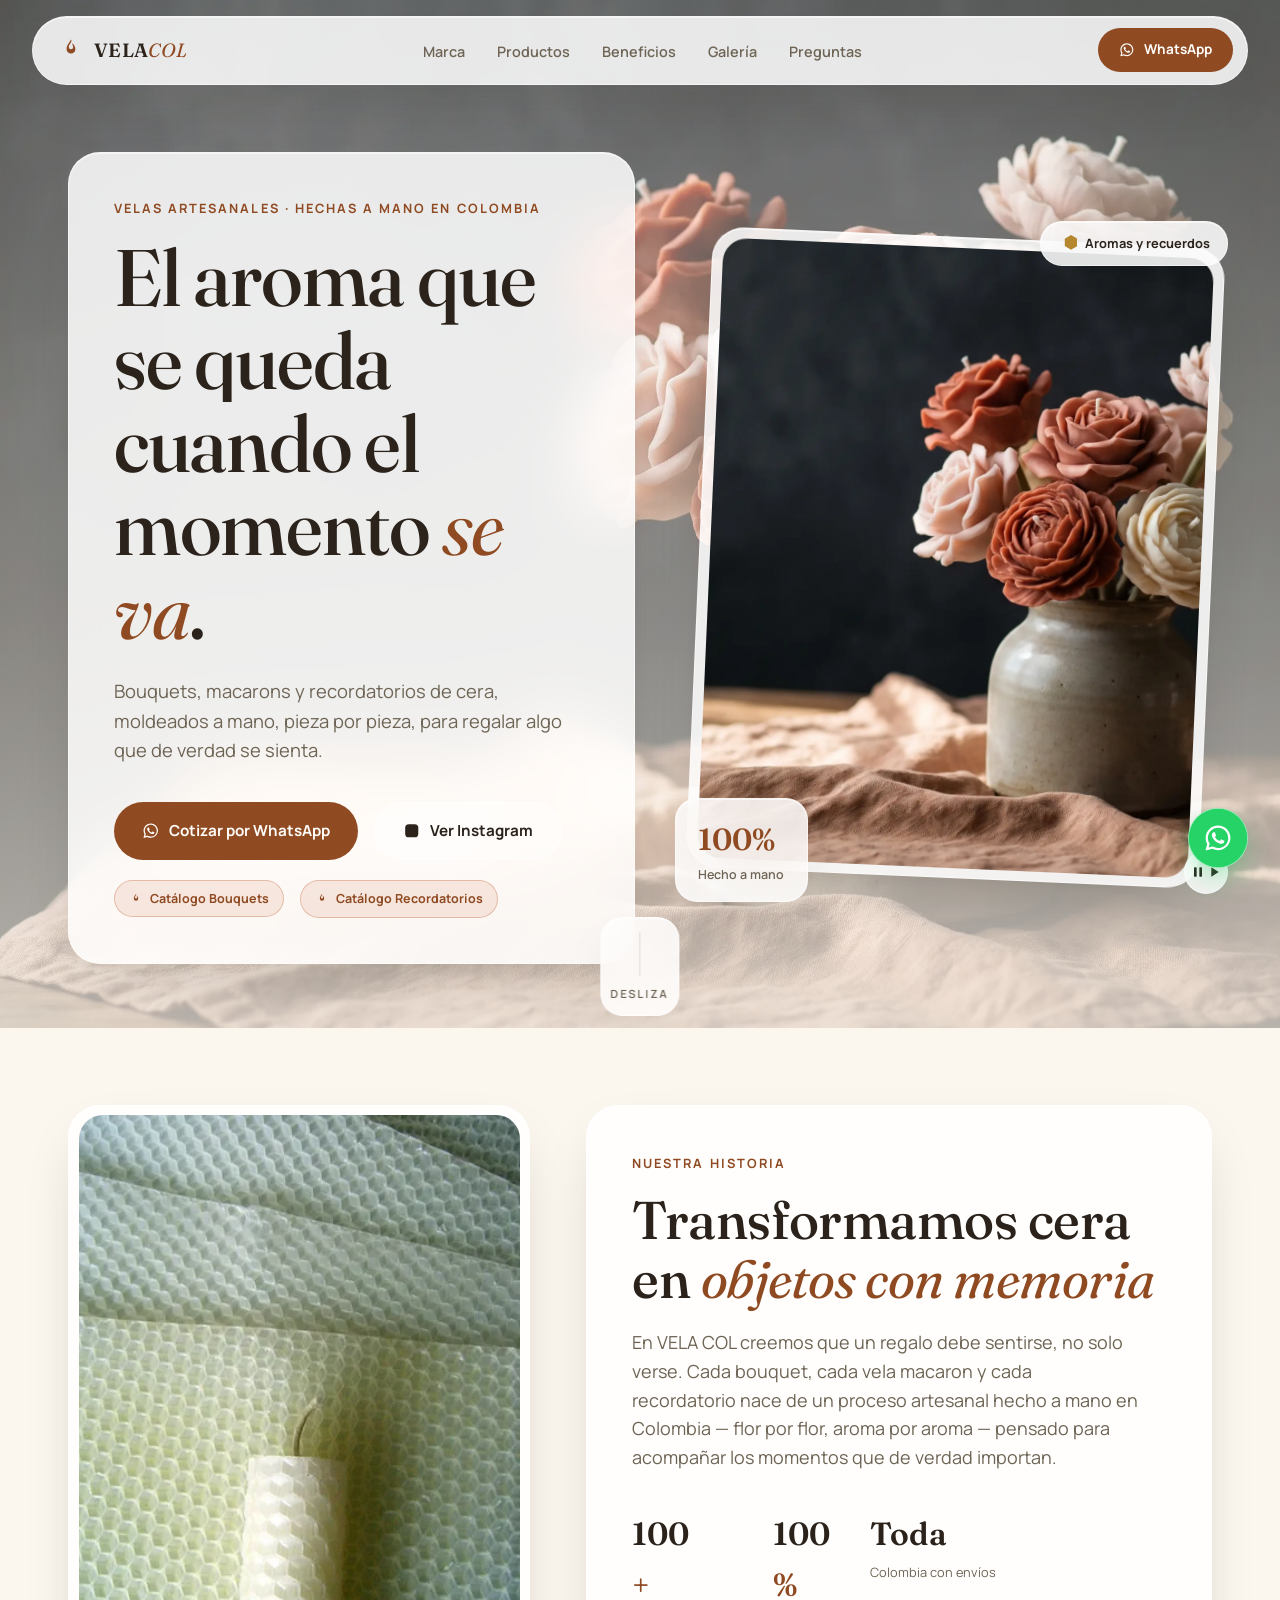
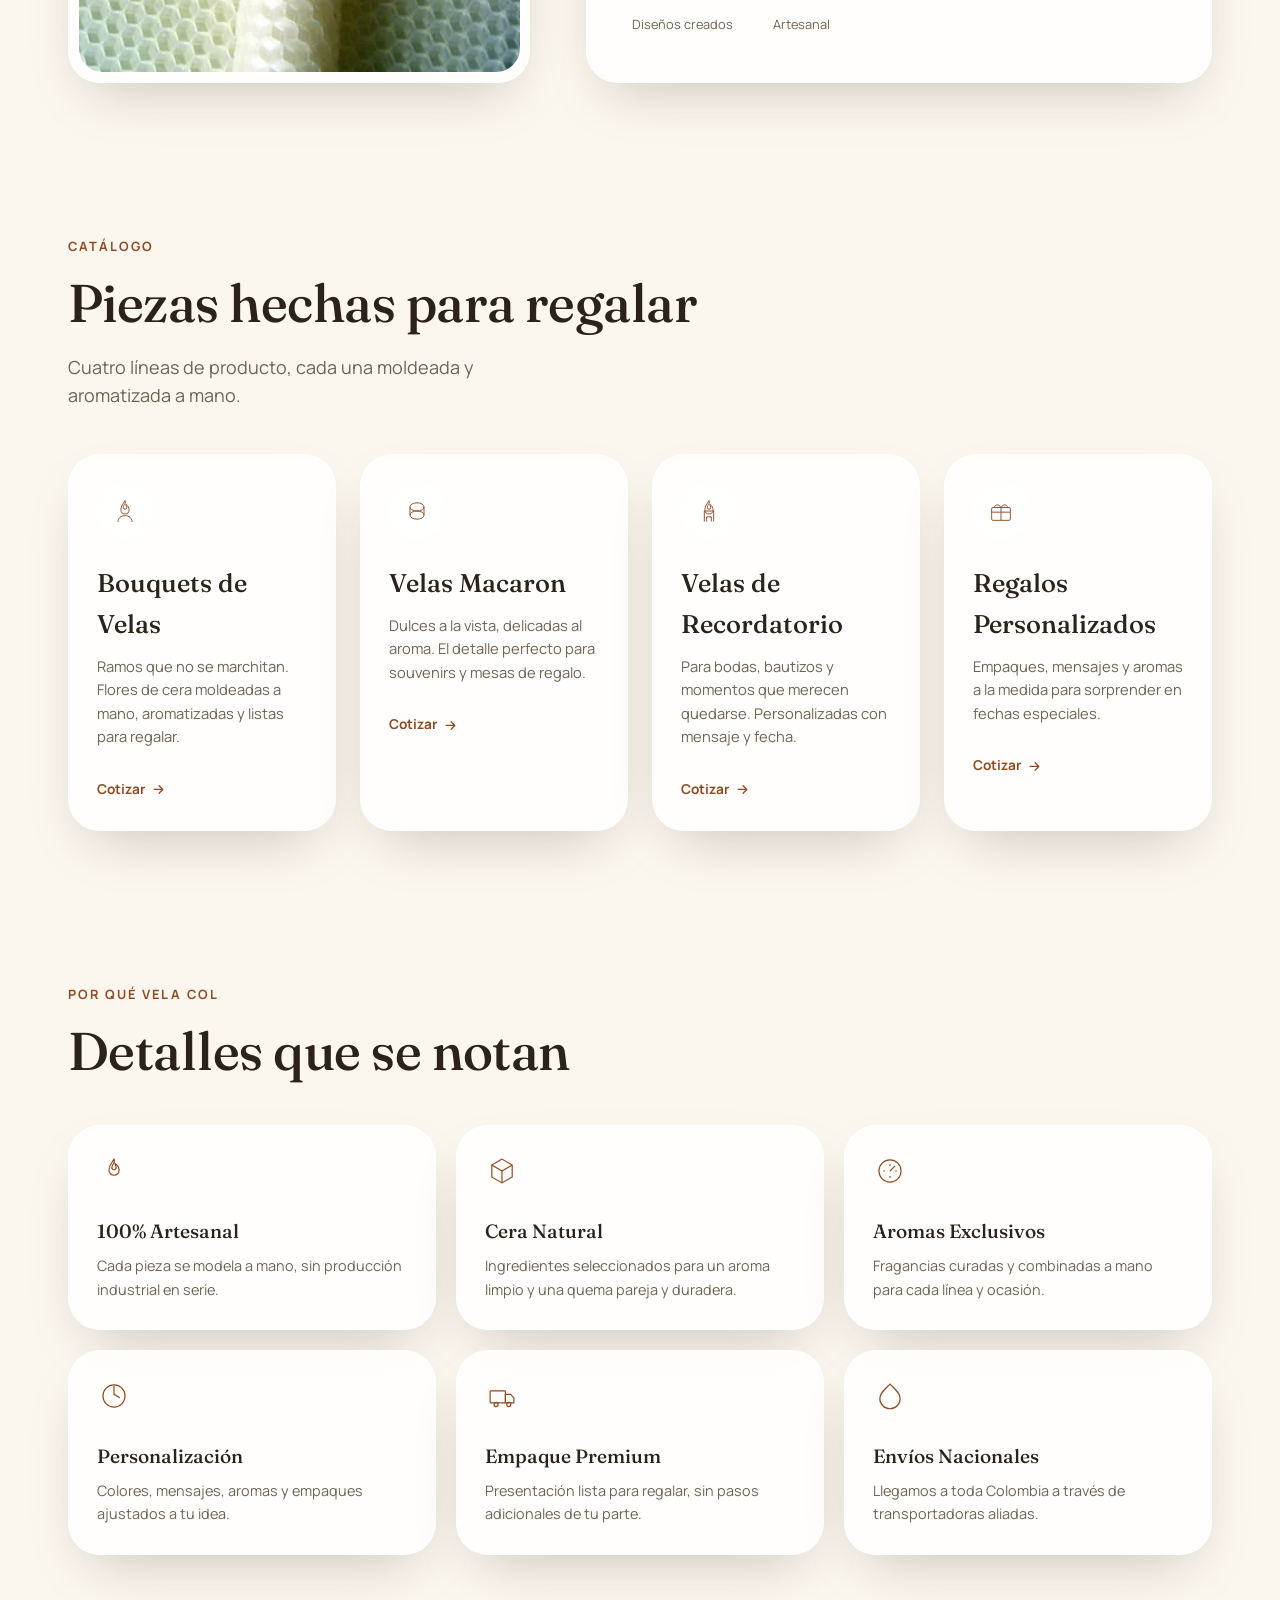
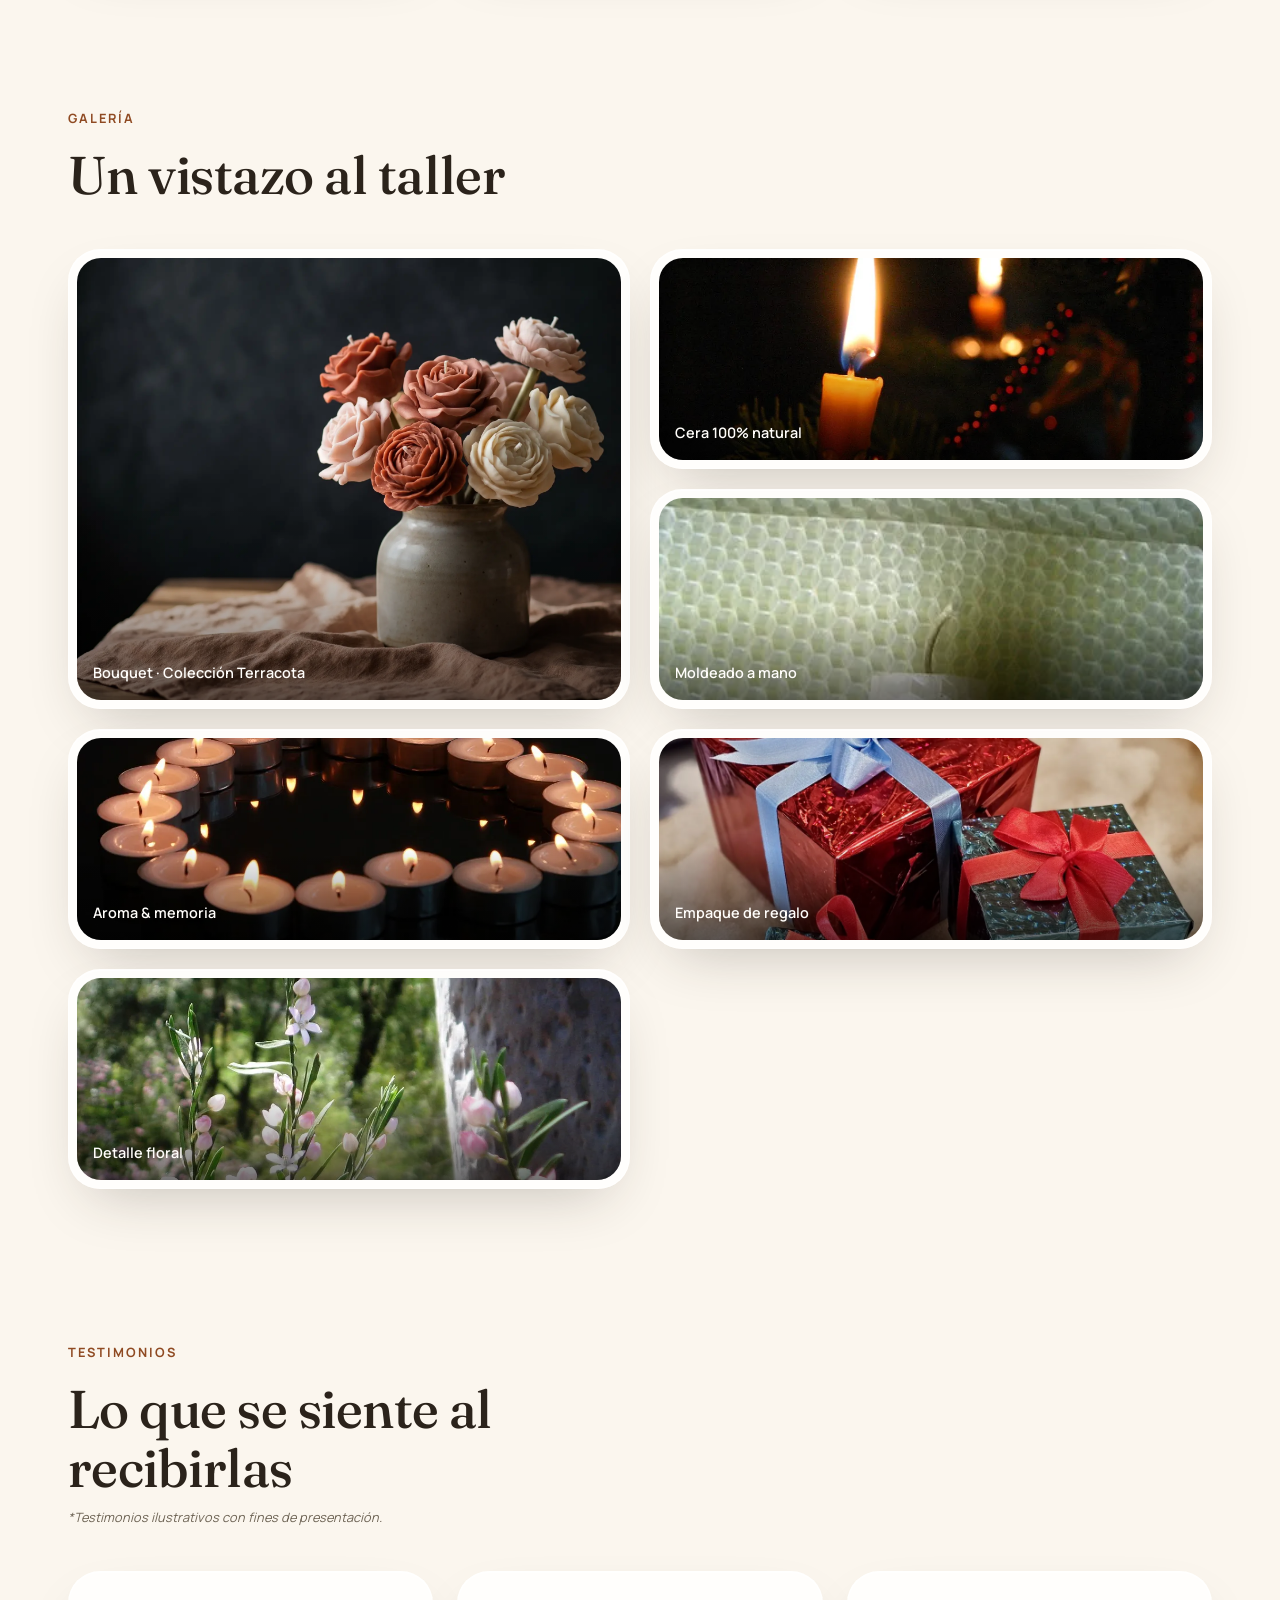
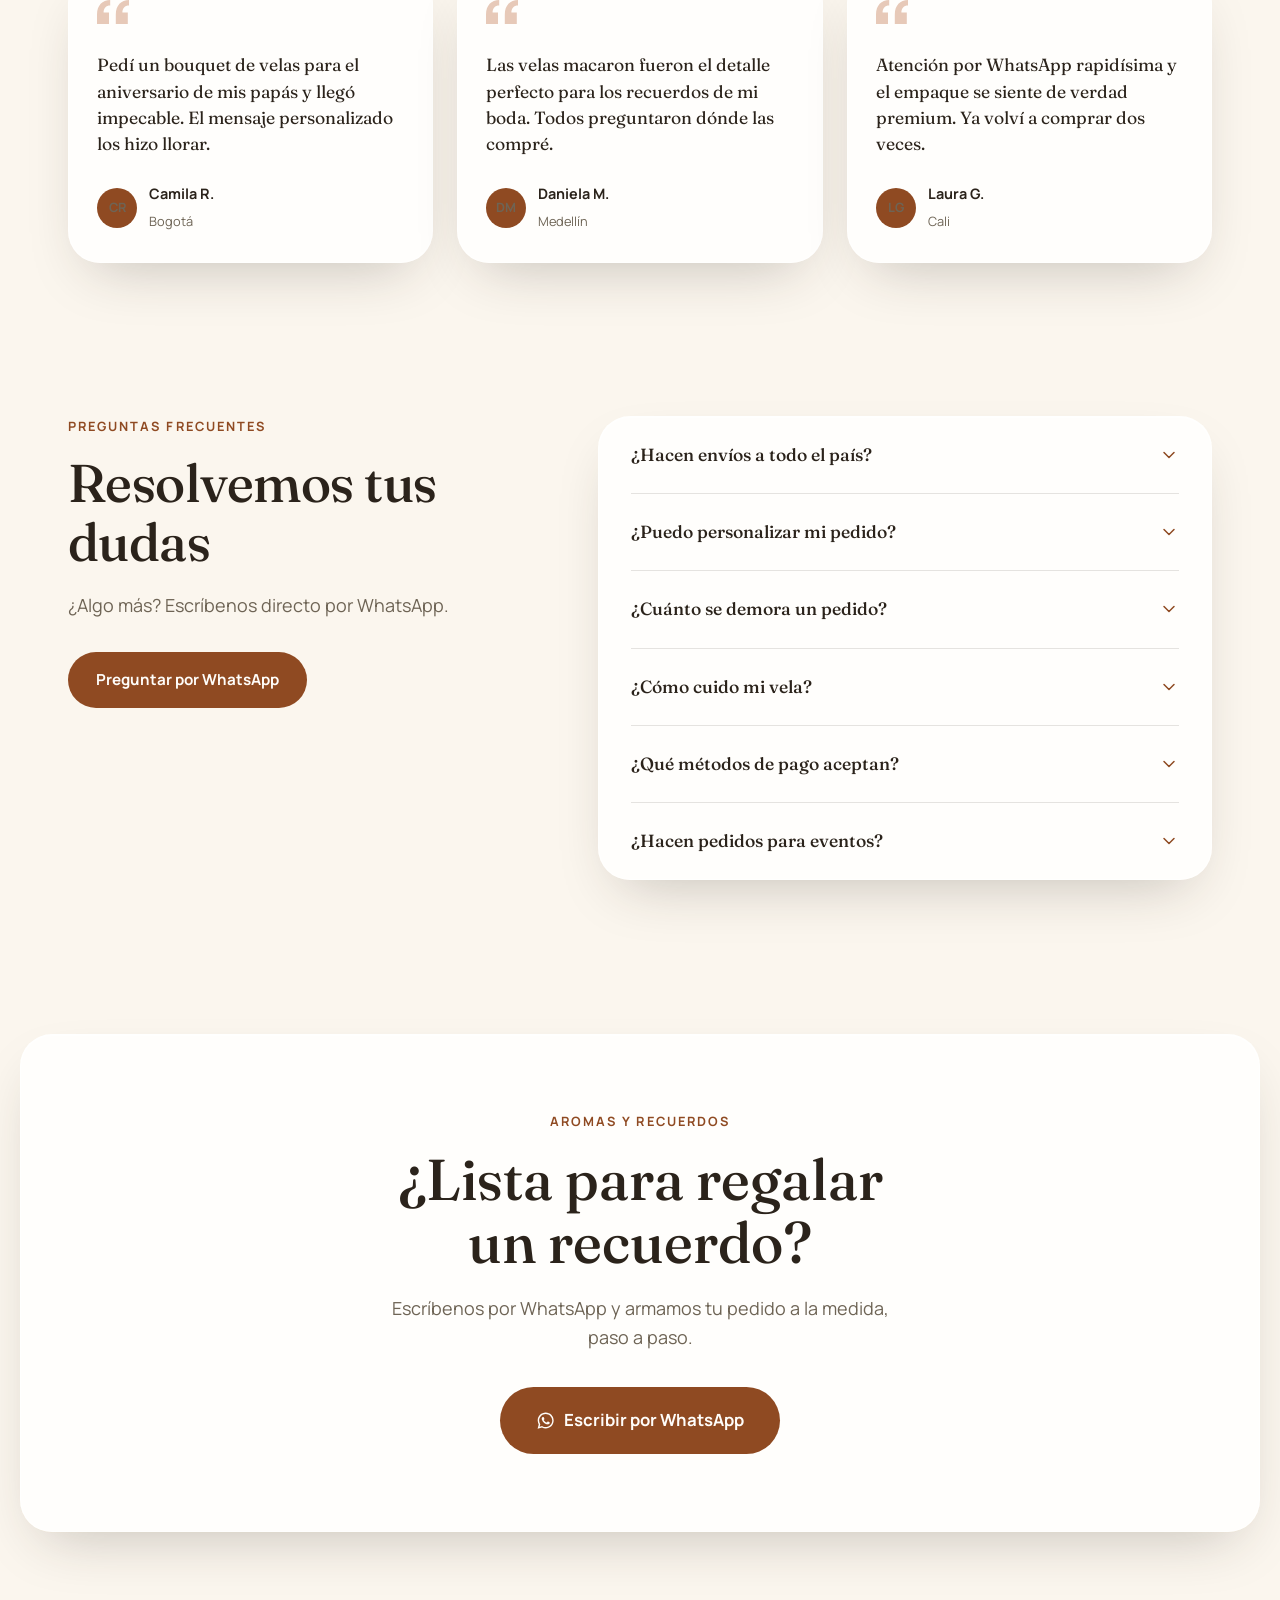
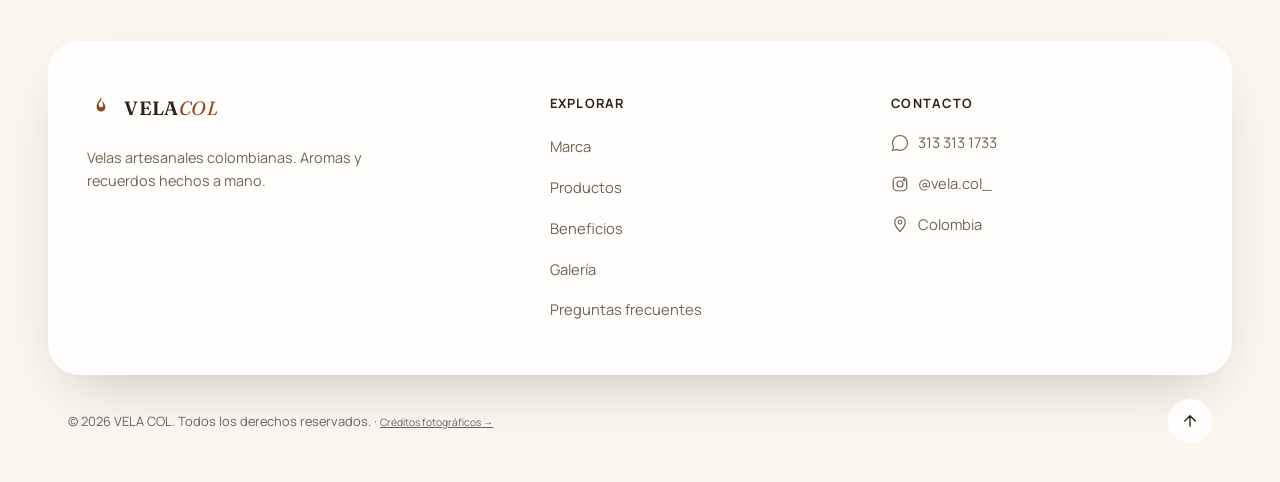
<file: index.html>
<!DOCTYPE html>
<html lang="es">
<head>
  <script>document.documentElement.classList.add('js');</script>
  <meta charset="UTF-8">
  <meta name="viewport" content="width=device-width, initial-scale=1, viewport-fit=cover">
  <title>VELA COL — Velas Artesanales Colombianas | Aromas y Recuerdos</title>
  <meta name="description" content="Velas artesanales hechas a mano en Colombia. Bouquets de velas, velas macaron y recordatorios personalizados para regalar momentos que se quedan. Cotiza por WhatsApp.">
  <meta name="keywords" content="velas artesanales, bouquet de velas, velas Colombia, velas personalizadas, regalos artesanales, velas macaron, recordatorios de boda">
  <meta name="author" content="VELA COL">
  <meta name="theme-color" content="#FBF6EE">
  <link rel="canonical" href="https://vela-col.netlify.app/">

  <!-- Open Graph -->
  <meta property="og:type" content="website">
  <meta property="og:site_name" content="VELA COL">
  <meta property="og:title" content="VELA COL — Aromas y Recuerdos">
  <meta property="og:description" content="Velas artesanales colombianas hechas a mano: bouquets, macarons y recordatorios personalizados. Escríbenos por WhatsApp.">
  <meta property="og:image" content="https://vela-col.netlify.app/assets/images/hero-candles.webp">
  <meta property="og:url" content="https://vela-col.netlify.app/">
  <meta property="og:locale" content="es_CO">

  <!-- Twitter -->
  <meta name="twitter:card" content="summary_large_image">
  <meta name="twitter:title" content="VELA COL — Aromas y Recuerdos">
  <meta name="twitter:description" content="Velas artesanales colombianas hechas a mano. Bouquets, macarons y recordatorios personalizados.">
  <meta name="twitter:image" content="https://vela-col.netlify.app/assets/images/hero-candles.webp">

  <!-- Favicon / icons -->
  <link rel="icon" type="image/svg+xml" href="assets/icons/favicon.svg">
  <link rel="icon" type="image/png" sizes="32x32" href="assets/icons/favicon-32.png">
  <link rel="icon" type="image/png" sizes="16x16" href="assets/icons/favicon-16.png">
  <link rel="apple-touch-icon" sizes="180x180" href="assets/icons/apple-touch-icon.png">
  <link rel="manifest" href="assets/icons/site.webmanifest">

  <!-- Preload -->
  <link rel="preload" as="image" href="assets/images/hero-candles.webp" fetchpriority="high">
  <link rel="preload" as="font" type="font/woff2" href="assets/fonts/fraunces-normal-var.woff2" crossorigin>
  <link rel="preload" as="font" type="font/woff2" href="assets/fonts/manrope-var.woff2" crossorigin>

  <link rel="stylesheet" href="css/fonts.css">
  <link rel="stylesheet" href="css/style.css">

  <!-- Structured Data -->
  <script type="application/ld+json">
  {
    "@context": "https://schema.org",
    "@type": "Store",
    "name": "VELA COL",
    "description": "Velas artesanales colombianas hechas a mano. Bouquets de velas, velas macaron y recordatorios personalizados.",
    "image": "assets/images/hero-candles.webp",
    "telephone": "+57 313 313 1733",
    "priceRange": "$$",
    "address": { "@type": "PostalAddress", "addressCountry": "CO" },
    "sameAs": ["https://www.instagram.com/vela.col_"]
  }
  </script>
  <script type="application/ld+json">
  {
    "@context": "https://schema.org",
    "@type": "FAQPage",
    "mainEntity": [
      {
        "@type": "Question",
        "name": "¿Hacen envíos a todo el país?",
        "acceptedAnswer": { "@type": "Answer", "text": "Sí, enviamos a toda Colombia a través de transportadoras aliadas. El costo y tiempo de envío se confirman según tu ciudad." }
      },
      {
        "@type": "Question",
        "name": "¿Puedo personalizar mi pedido?",
        "acceptedAnswer": { "@type": "Answer", "text": "Claro. Cada bouquet, macaron o recordatorio se puede personalizar en color, aroma, mensaje y empaque." }
      },
      {
        "@type": "Question",
        "name": "¿Cuánto se demora un pedido?",
        "acceptedAnswer": { "@type": "Answer", "text": "Los tiempos varían según el diseño y la cantidad. Se confirma el tiempo exacto al cotizar por WhatsApp." }
      },
      {
        "@type": "Question",
        "name": "¿Cómo cuido mi vela?",
        "acceptedAnswer": { "@type": "Answer", "text": "Quémala sobre una superficie plana, lejos de corrientes de aire, y mantén la mecha centrada y recortada." }
      },
      {
        "@type": "Question",
        "name": "¿Qué métodos de pago aceptan?",
        "acceptedAnswer": { "@type": "Answer", "text": "El medio de pago se coordina directamente por WhatsApp según la ciudad y el tipo de pedido." }
      },
      {
        "@type": "Question",
        "name": "¿Hacen pedidos para eventos?",
        "acceptedAnswer": { "@type": "Answer", "text": "Sí, se trabajan pedidos grandes para bodas, baby showers y eventos corporativos, con anticipación." }
      }
    ]
  }
  </script>
</head>
<body>

  <a class="skip-link" href="#main">Saltar al contenido principal</a>

  <!-- Fixed gradient-mesh backdrop — this is what the glass surfaces blur/reveal -->
  <div class="mesh-bg" aria-hidden="true">
    <span class="blob blob-1"></span>
    <span class="blob blob-2"></span>
    <span class="blob blob-3"></span>
    <span class="blob blob-4"></span>
    <span class="blob blob-5"></span>
  </div>
  <div class="grain" aria-hidden="true"></div>

  <!-- ============ HEADER (floating glass bar) ============ -->
  <header class="site-header" id="siteHeader" data-reveal>
    <div class="header-inner glass">
      <a href="#top" class="logo" aria-label="VELA COL — Inicio">
        <svg class="logo-mark" viewBox="0 0 64 64" aria-hidden="true">
          <path d="M32 8c4 6-5 10-5 17a5 5 0 0 0 10 0c0-3.6-2.3-5-2.3-8.6C38.4 19 42 24 42 30a10 10 0 0 1-20 0c0-10 6-13.6 10-22Z"/>
        </svg>
        <span class="logo-text">VELA<span class="logo-text-accent">COL</span></span>
      </a>

      <nav class="main-nav" id="mainNav" aria-label="Navegación principal">
        <ul>
          <li><a href="#marca">Marca</a></li>
          <li><a href="#productos">Productos</a></li>
          <li><a href="#beneficios">Beneficios</a></li>
          <li><a href="#galeria">Galería</a></li>
          <li><a href="#faq">Preguntas</a></li>
        </ul>
      </nav>

      <div class="header-actions">
        <a class="btn btn-primary btn-small" data-magnetic href="https://wa.me/573133131733?text=Hola%20VELA%20COL%2C%20quiero%20conocer%20m%C3%A1s%20sobre%20sus%20velas" target="_blank" rel="noopener">
          <svg viewBox="0 0 24 24" aria-hidden="true"><path d="M12.04 2C6.58 2 2.13 6.45 2.13 11.91c0 1.75.46 3.39 1.26 4.81L2 22l5.42-1.42a9.9 9.9 0 0 0 4.62 1.17h.01c5.46 0 9.9-4.45 9.9-9.91C21.95 6.45 17.5 2 12.04 2Zm0 18.02h-.01a8.1 8.1 0 0 1-4.14-1.13l-.3-.18-3.07.8.82-3-.2-.31a8.14 8.14 0 0 1-1.24-4.29c0-4.5 3.66-8.16 8.16-8.16 2.18 0 4.22.85 5.77 2.39a8.1 8.1 0 0 1 2.38 5.78c0 4.5-3.67 8.1-8.17 8.1Zm4.48-6.1c-.24-.12-1.45-.72-1.68-.8-.22-.08-.39-.12-.55.12-.16.24-.63.8-.78.97-.14.16-.29.18-.53.06-.24-.12-1.02-.38-1.94-1.2-.72-.64-1.2-1.43-1.35-1.67-.14-.24-.02-.37.11-.49.11-.11.24-.29.36-.43.12-.14.16-.24.24-.4.08-.16.04-.31-.02-.43-.06-.12-.55-1.32-.75-1.81-.2-.48-.4-.41-.55-.42h-.47c-.16 0-.43.06-.65.31-.22.24-.86.84-.86 2.04 0 1.2.88 2.37 1 2.53.12.16 1.73 2.64 4.2 3.7.59.25 1.05.4 1.4.52.59.19 1.13.16 1.55.1.47-.07 1.45-.59 1.65-1.16.2-.57.2-1.06.14-1.16-.06-.1-.22-.16-.46-.28Z"/></svg>
          <span>WhatsApp</span>
        </a>
        <button class="nav-toggle" id="navToggle" aria-label="Abrir menú" aria-expanded="false" aria-controls="mobileMenu">
          <span></span><span></span><span></span>
        </button>
      </div>
    </div>
  </header>

  <!-- Mobile fullscreen menu -->
  <div class="mobile-menu" id="mobileMenu">
    <nav aria-label="Navegación móvil">
      <ul>
        <li><a href="#marca">Marca</a></li>
        <li><a href="#productos">Productos</a></li>
        <li><a href="#beneficios">Beneficios</a></li>
        <li><a href="#galeria">Galería</a></li>
        <li><a href="#testimonios">Testimonios</a></li>
        <li><a href="#faq">Preguntas</a></li>
      </ul>
    </nav>
    <div class="mobile-menu-footer">
      <a href="https://wa.me/573133131733" target="_blank" rel="noopener">WhatsApp</a>
      <a href="https://www.instagram.com/vela.col_" target="_blank" rel="noopener">Instagram</a>
    </div>
  </div>

  <main id="main">

    <!-- ============ 1. HERO ============ -->
    <section class="hero" id="top">
      <div class="hero-video-wrap" aria-hidden="true">
        <video
          class="hero-video"
          id="heroVideo"
          poster="assets/images/hero-candles.webp"
          muted
          loop
          playsinline
          preload="none"
          disablepictureinpicture
        >
          <source src="assets/videos/hero-vela.mp4" type="video/mp4">
        </video>
        <div class="hero-video-overlay"></div>
      </div>

      <div class="hero-inner">
        <div class="hero-content glass" data-reveal>
          <p class="eyebrow" data-hero-anim>Velas artesanales · Hechas a mano en Colombia</p>
          <h1 class="hero-title">
            <span class="line" data-hero-anim>El aroma que se queda</span>
            <span class="line" data-hero-anim>cuando el momento <em>se va</em>.</span>
          </h1>
          <p class="hero-sub" data-hero-anim>
            Bouquets, macarons y recordatorios de cera, moldeados a mano, pieza por pieza,
            para regalar algo que de verdad se sienta.
          </p>
          <div class="hero-actions" data-hero-anim>
            <a class="btn btn-primary" data-magnetic href="https://wa.me/573133131733?text=Hola%20VELA%20COL%2C%20quiero%20hacer%20un%20pedido" target="_blank" rel="noopener">
              <svg viewBox="0 0 24 24" aria-hidden="true"><path d="M12.04 2C6.58 2 2.13 6.45 2.13 11.91c0 1.75.46 3.39 1.26 4.81L2 22l5.42-1.42a9.9 9.9 0 0 0 4.62 1.17h.01c5.46 0 9.9-4.45 9.9-9.91C21.95 6.45 17.5 2 12.04 2Zm0 18.02h-.01a8.1 8.1 0 0 1-4.14-1.13l-.3-.18-3.07.8.82-3-.2-.31a8.14 8.14 0 0 1-1.24-4.29c0-4.5 3.66-8.16 8.16-8.16 2.18 0 4.22.85 5.77 2.39a8.1 8.1 0 0 1 2.38 5.78c0 4.5-3.67 8.1-8.17 8.1Zm4.48-6.1c-.24-.12-1.45-.72-1.68-.8-.22-.08-.39-.12-.55.12-.16.24-.63.8-.78.97-.14.16-.29.18-.53.06-.24-.12-1.02-.38-1.94-1.2-.72-.64-1.2-1.43-1.35-1.67-.14-.24-.02-.37.11-.49.11-.11.24-.29.36-.43.12-.14.16-.24.24-.4.08-.16.04-.31-.02-.43-.06-.12-.55-1.32-.75-1.81-.2-.48-.4-.41-.55-.42h-.47c-.16 0-.43.06-.65.31-.22.24-.86.84-.86 2.04 0 1.2.88 2.37 1 2.53.12.16 1.73 2.64 4.2 3.7.59.25 1.05.4 1.4.52.59.19 1.13.16 1.55.1.47-.07 1.45-.59 1.65-1.16.2-.57.2-1.06.14-1.16-.06-.1-.22-.16-.46-.28Z"/></svg>
              <span>Cotizar por WhatsApp</span>
            </a>
            <a class="btn btn-ghost" data-magnetic href="https://www.instagram.com/vela.col_" target="_blank" rel="noopener">
              <svg viewBox="0 0 24 24" aria-hidden="true"><rect x="3" y="3" width="18" height="18" rx="5"/><circle cx="12" cy="12" r="4"/><circle cx="17.5" cy="6.5" r="1"/></svg>
              <span>Ver Instagram</span>
            </a>
          </div>

          <div class="hero-catalogs" data-hero-anim>
            <a class="catalog-pill" href="assets/docs/catalogo-bouquets.pdf" download>
              <svg viewBox="0 0 64 64" aria-hidden="true"><path d="M32 8c4 6-5 10-5 17a5 5 0 0 0 10 0c0-3.6-2.3-5-2.3-8.6C38.4 19 42 24 42 30a10 10 0 0 1-20 0c0-10 6-13.6 10-22Z"/></svg>
              <span>Catálogo Bouquets</span>
            </a>
            <a class="catalog-pill" href="assets/docs/catalogo-recordatorios.pdf" download>
              <svg viewBox="0 0 64 64" aria-hidden="true"><path d="M32 8c4 6-5 10-5 17a5 5 0 0 0 10 0c0-3.6-2.3-5-2.3-8.6C38.4 19 42 24 42 30a10 10 0 0 1-20 0c0-10 6-13.6 10-22Z"/></svg>
              <span>Catálogo Recordatorios</span>
            </a>
          </div>
        </div>

        <div class="hero-visual" data-reveal>
          <div class="hero-visual-frame glass tilt" data-tilt>
            <img
              src="assets/images/hero-candles.webp"
              alt="Bouquet de velas artesanales en tonos terracota y crema, elaboradas a mano por VELA COL"
              fetchpriority="high"
              decoding="async"
            >
          </div>
          <div class="hero-visual-chip glass" data-float>
            <span class="hero-visual-chip-num">100%</span>
            <span class="hero-visual-chip-label">Hecho a mano</span>
          </div>
          <div class="hero-visual-chip hero-visual-chip--tag glass" data-float>
            <svg viewBox="0 0 24 24" aria-hidden="true"><path d="M20 6 8 13v14l12 7 12-7V13Z" transform="scale(0.7) translate(3,-4)"/></svg>
            <span>Aromas y recuerdos</span>
          </div>
          <button class="video-toggle glass" id="heroVideoToggle" type="button" aria-pressed="false" aria-label="Pausar video de fondo">
            <svg class="icon-pause" viewBox="0 0 24 24" aria-hidden="true"><rect x="6" y="5" width="4" height="14" rx="1"/><rect x="14" y="5" width="4" height="14" rx="1"/></svg>
            <svg class="icon-play" viewBox="0 0 24 24" aria-hidden="true" hidden><path d="M8 5v14l11-7Z"/></svg>
          </button>
        </div>
      </div>

      <button class="scroll-indicator glass" id="scrollIndicator" aria-label="Desplázate hacia abajo">
        <span class="scroll-indicator-line"><span></span></span>
        <span class="scroll-indicator-text">Desliza</span>
      </button>
    </section>

    <!-- ============ 2. SOBRE LA MARCA ============ -->
    <section class="section brand" id="marca">
      <div class="container brand-grid">
        <div class="brand-visual" data-reveal>
          <div class="brand-visual-frame glass">
            <img src="assets/images/gallery-3.webp" alt="Proceso artesanal de moldeado de velas VELA COL a mano" loading="lazy" decoding="async">
          </div>
        </div>

        <div class="brand-copy glass" data-reveal>
          <p class="eyebrow">Nuestra historia</p>
          <h2 class="section-title">
            Transformamos cera en <em>objetos con memoria</em>
          </h2>
          <p class="section-text">
            En VELA COL creemos que un regalo debe sentirse, no solo verse. Cada bouquet,
            cada vela macaron y cada recordatorio nace de un proceso artesanal hecho a mano
            en Colombia — flor por flor, aroma por aroma — pensado para acompañar los
            momentos que de verdad importan.
          </p>
          <div class="brand-stats">
            <div class="brand-stat">
              <span class="brand-stat-num" data-counter="100">0</span><span class="brand-stat-plus">+</span>
              <span class="brand-stat-label">Diseños creados</span>
            </div>
            <div class="brand-stat">
              <span class="brand-stat-num" data-counter="100">0</span><span class="brand-stat-plus">%</span>
              <span class="brand-stat-label">Artesanal</span>
            </div>
            <div class="brand-stat">
              <span class="brand-stat-num-static">Toda</span>
              <span class="brand-stat-label">Colombia con envíos</span>
            </div>
          </div>
        </div>
      </div>
    </section>

    <!-- ============ 3. PRODUCTOS DESTACADOS ============ -->
    <section class="section products" id="productos">
      <div class="container">
        <div class="section-head" data-reveal>
          <p class="eyebrow">Catálogo</p>
          <h2 class="section-title">Piezas hechas para regalar</h2>
          <p class="section-text">Cuatro líneas de producto, cada una moldeada y aromatizada a mano.</p>
        </div>

        <div class="products-grid">

          <article class="product-card glass tilt" data-reveal data-tilt>
            <div class="product-card-icon">
              <svg viewBox="0 0 48 48" aria-hidden="true"><path d="M24 6c3 4-3 7-3 12a3 3 0 0 0 6 0c0-2.4-1.6-3.3-1.6-5.7C28 14.4 31 18 31 22a7 7 0 0 1-14 0c0-7 4-9.5 7-16Z"/><path d="M12 42c0-6 5-10 12-10s12 4 12 10" stroke-linecap="round"/></svg>
            </div>
            <h3>Bouquets de Velas</h3>
            <p>Ramos que no se marchitan. Flores de cera moldeadas a mano, aromatizadas y listas para regalar.</p>
            <a class="product-card-link" href="https://wa.me/573133131733?text=Hola%20VELA%20COL%2C%20quiero%20cotizar%20un%20Bouquet%20de%20velas" target="_blank" rel="noopener">
              Cotizar
              <svg viewBox="0 0 24 24" aria-hidden="true"><path d="M5 12h14M13 6l6 6-6 6" stroke-linecap="round" stroke-linejoin="round"/></svg>
            </a>
          </article>

          <article class="product-card glass tilt" data-reveal data-tilt>
            <div class="product-card-icon">
              <svg viewBox="0 0 48 48" aria-hidden="true"><ellipse cx="24" cy="17" rx="12" ry="7"/><ellipse cx="24" cy="31" rx="12" ry="7"/><path d="M12 17v14M36 17v14" /></svg>
            </div>
            <h3>Velas Macaron</h3>
            <p>Dulces a la vista, delicadas al aroma. El detalle perfecto para souvenirs y mesas de regalo.</p>
            <a class="product-card-link" href="https://wa.me/573133131733?text=Hola%20VELA%20COL%2C%20quiero%20cotizar%20Velas%20Macaron" target="_blank" rel="noopener">
              Cotizar
              <svg viewBox="0 0 24 24" aria-hidden="true"><path d="M5 12h14M13 6l6 6-6 6" stroke-linecap="round" stroke-linejoin="round"/></svg>
            </a>
          </article>

          <article class="product-card glass tilt" data-reveal data-tilt>
            <div class="product-card-icon">
              <svg viewBox="0 0 48 48" aria-hidden="true"><path d="M24 6c3 4-3 7-3 12a3 3 0 0 0 6 0c0-2.4-1.6-3.3-1.6-5.7C28 14.4 31 18 31 22a7 7 0 0 1-14 0c0-7 4-9.5 7-16Z"/><path d="M16 42V24h16v18" /><path d="M20 42v-8h8v8"/></svg>
            </div>
            <h3>Velas de Recordatorio</h3>
            <p>Para bodas, bautizos y momentos que merecen quedarse. Personalizadas con mensaje y fecha.</p>
            <a class="product-card-link" href="https://wa.me/573133131733?text=Hola%20VELA%20COL%2C%20quiero%20cotizar%20una%20Vela%20de%20Recordatorio" target="_blank" rel="noopener">
              Cotizar
              <svg viewBox="0 0 24 24" aria-hidden="true"><path d="M5 12h14M13 6l6 6-6 6" stroke-linecap="round" stroke-linejoin="round"/></svg>
            </a>
          </article>

          <article class="product-card glass tilt" data-reveal data-tilt>
            <div class="product-card-icon">
              <svg viewBox="0 0 48 48" aria-hidden="true"><rect x="8" y="18" width="32" height="22" rx="2"/><path d="M8 26h32"/><path d="M24 18v22"/><path d="M24 18c-3-6-11-6-11 0M24 18c3-6 11-6 11 0" /></svg>
            </div>
            <h3>Regalos Personalizados</h3>
            <p>Empaques, mensajes y aromas a la medida para sorprender en fechas especiales.</p>
            <a class="product-card-link" href="https://wa.me/573133131733?text=Hola%20VELA%20COL%2C%20quiero%20cotizar%20un%20Regalo%20Personalizado" target="_blank" rel="noopener">
              Cotizar
              <svg viewBox="0 0 24 24" aria-hidden="true"><path d="M5 12h14M13 6l6 6-6 6" stroke-linecap="round" stroke-linejoin="round"/></svg>
            </a>
          </article>

        </div>
      </div>
    </section>

    <!-- ============ 4. BENEFICIOS ============ -->
    <section class="section benefits" id="beneficios">
      <div class="container">
        <div class="section-head" data-reveal>
          <p class="eyebrow">Por qué VELA COL</p>
          <h2 class="section-title">Detalles que se notan</h2>
        </div>

        <div class="benefits-grid">
          <div class="benefit glass" data-reveal>
            <svg viewBox="0 0 40 40" aria-hidden="true"><path d="M20 6c2.5 3.3-2.5 6-2.5 10a2.5 2.5 0 0 0 5 0c0-2-1.3-2.8-1.3-4.8C23.3 12.6 26 15.8 26 19a6 6 0 0 1-12 0c0-6 3.3-8 6-13Z"/></svg>
            <h3>100% Artesanal</h3>
            <p>Cada pieza se modela a mano, sin producción industrial en serie.</p>
          </div>
          <div class="benefit glass" data-reveal>
            <svg viewBox="0 0 40 40" aria-hidden="true"><path d="M20 6 8 13v14l12 7 12-7V13Z"/><path d="M8 13l12 7 12-7M20 20v14"/></svg>
            <h3>Cera Natural</h3>
            <p>Ingredientes seleccionados para un aroma limpio y una quema pareja y duradera.</p>
          </div>
          <div class="benefit glass" data-reveal>
            <svg viewBox="0 0 40 40" aria-hidden="true"><circle cx="20" cy="20" r="13"/><path d="M20 20 26 14M20 12v2M20 26v2M12 20h2M26 20h2"/></svg>
            <h3>Aromas Exclusivos</h3>
            <p>Fragancias curadas y combinadas a mano para cada línea y ocasión.</p>
          </div>
          <div class="benefit glass" data-reveal>
            <svg viewBox="0 0 40 40" aria-hidden="true"><path d="M20 8v10l7 4"/><circle cx="20" cy="20" r="13"/></svg>
            <h3>Personalización</h3>
            <p>Colores, mensajes, aromas y empaques ajustados a tu idea.</p>
          </div>
          <div class="benefit glass" data-reveal>
            <svg viewBox="0 0 40 40" aria-hidden="true"><rect x="6" y="14" width="18" height="14" rx="1"/><path d="M24 18h6l4 4v6h-10Z"/><circle cx="13" cy="30" r="2.4"/><circle cx="28" cy="30" r="2.4"/></svg>
            <h3>Empaque Premium</h3>
            <p>Presentación lista para regalar, sin pasos adicionales de tu parte.</p>
          </div>
          <div class="benefit glass" data-reveal>
            <svg viewBox="0 0 40 40" aria-hidden="true"><path d="M20 6c6 6 12 10.5 12 17a12 12 0 0 1-24 0c0-6.5 6-11 12-17Z"/></svg>
            <h3>Envíos Nacionales</h3>
            <p>Llegamos a toda Colombia a través de transportadoras aliadas.</p>
          </div>
        </div>
      </div>
    </section>

    <!-- ============ 5. GALERÍA VISUAL ============ -->
    <section class="section gallery" id="galeria">
      <div class="container">
        <div class="section-head" data-reveal>
          <p class="eyebrow">Galería</p>
          <h2 class="section-title">Un vistazo al taller</h2>
        </div>

        <div class="gallery-grid">
          <figure class="gallery-item gallery-item--big glass" data-reveal>
            <img src="assets/images/hero-candles.webp" alt="Bouquet de velas artesanales VELA COL en tonos terracota" loading="lazy" decoding="async">
            <figcaption>Bouquet · Colección Terracota</figcaption>
          </figure>
          <figure class="gallery-item glass" data-reveal>
            <img src="assets/images/gallery-2.webp" alt="Velas de cera natural, textura y color cálido" loading="lazy" decoding="async">
            <figcaption>Cera 100% natural</figcaption>
          </figure>
          <figure class="gallery-item glass" data-reveal>
            <img src="assets/images/gallery-3.webp" alt="Kit y proceso artesanal de moldeado de velas a mano" loading="lazy" decoding="async">
            <figcaption>Moldeado a mano</figcaption>
          </figure>
          <figure class="gallery-item glass" data-reveal>
            <img src="assets/images/gallery-4.webp" alt="Velas encendidas formando un corazón, luz cálida" loading="lazy" decoding="async">
            <figcaption>Aroma &amp; memoria</figcaption>
          </figure>
          <figure class="gallery-item glass" data-reveal>
            <img src="assets/images/gallery-5.webp" alt="Cajas de regalo envueltas con cintas, empaque premium" loading="lazy" decoding="async">
            <figcaption>Empaque de regalo</figcaption>
          </figure>
          <figure class="gallery-item glass" data-reveal>
            <img src="assets/images/gallery-6.webp" alt="Detalle de flor de cera rosa, acabado artesanal" loading="lazy" decoding="async">
            <figcaption>Detalle floral</figcaption>
          </figure>
        </div>
      </div>
    </section>

    <!-- ============ 6. TESTIMONIOS ============ -->
    <section class="section testimonials" id="testimonios">
      <div class="container">
        <div class="section-head" data-reveal>
          <p class="eyebrow">Testimonios</p>
          <h2 class="section-title">Lo que se siente al recibirlas</h2>
          <p class="section-note">*Testimonios ilustrativos con fines de presentación.</p>
        </div>

        <div class="testimonials-grid">
          <blockquote class="testimonial glass" data-reveal>
            <svg class="testimonial-quote" viewBox="0 0 32 24" aria-hidden="true"><path d="M0 24V14.4C0 5.4 5.4 0 13.2 0v5.4c-4.2 0-6.6 2.7-6.6 7.2H12V24H0Zm18.8 0V14.4c0-9 5.4-14.4 13.2-14.4v5.4c-4.2 0-6.6 2.7-6.6 7.2h5.4V24H18.8Z"/></svg>
            <p>Pedí un bouquet de velas para el aniversario de mis papás y llegó impecable. El mensaje personalizado los hizo llorar.</p>
            <footer><span class="avatar">CR</span><div><cite>Camila R.</cite><span>Bogotá</span></div></footer>
          </blockquote>
          <blockquote class="testimonial glass" data-reveal>
            <svg class="testimonial-quote" viewBox="0 0 32 24" aria-hidden="true"><path d="M0 24V14.4C0 5.4 5.4 0 13.2 0v5.4c-4.2 0-6.6 2.7-6.6 7.2H12V24H0Zm18.8 0V14.4c0-9 5.4-14.4 13.2-14.4v5.4c-4.2 0-6.6 2.7-6.6 7.2h5.4V24H18.8Z"/></svg>
            <p>Las velas macaron fueron el detalle perfecto para los recuerdos de mi boda. Todos preguntaron dónde las compré.</p>
            <footer><span class="avatar">DM</span><div><cite>Daniela M.</cite><span>Medellín</span></div></footer>
          </blockquote>
          <blockquote class="testimonial glass" data-reveal>
            <svg class="testimonial-quote" viewBox="0 0 32 24" aria-hidden="true"><path d="M0 24V14.4C0 5.4 5.4 0 13.2 0v5.4c-4.2 0-6.6 2.7-6.6 7.2H12V24H0Zm18.8 0V14.4c0-9 5.4-14.4 13.2-14.4v5.4c-4.2 0-6.6 2.7-6.6 7.2h5.4V24H18.8Z"/></svg>
            <p>Atención por WhatsApp rapidísima y el empaque se siente de verdad premium. Ya volví a comprar dos veces.</p>
            <footer><span class="avatar">LG</span><div><cite>Laura G.</cite><span>Cali</span></div></footer>
          </blockquote>
        </div>
      </div>
    </section>

    <!-- ============ 7. FAQ ============ -->
    <section class="section faq" id="faq">
      <div class="container faq-grid">
        <div class="section-head faq-head" data-reveal>
          <p class="eyebrow">Preguntas frecuentes</p>
          <h2 class="section-title">Resolvemos tus dudas</h2>
          <p class="section-text">¿Algo más? Escríbenos directo por WhatsApp.</p>
          <a class="btn btn-primary" data-magnetic href="https://wa.me/573133131733?text=Hola%20VELA%20COL%2C%20tengo%20una%20pregunta" target="_blank" rel="noopener">
            <span>Preguntar por WhatsApp</span>
          </a>
        </div>

        <div class="accordion glass" data-reveal>
          <div class="accordion-item">
            <button class="accordion-trigger" aria-expanded="false">
              <span>¿Hacen envíos a todo el país?</span>
              <svg viewBox="0 0 24 24" aria-hidden="true"><path d="M6 9l6 6 6-6" stroke-linecap="round" stroke-linejoin="round"/></svg>
            </button>
            <div class="accordion-panel">
              <p>Sí, enviamos a toda Colombia a través de transportadoras aliadas. El costo y tiempo de envío se confirman según tu ciudad.</p>
            </div>
          </div>
          <div class="accordion-item">
            <button class="accordion-trigger" aria-expanded="false">
              <span>¿Puedo personalizar mi pedido?</span>
              <svg viewBox="0 0 24 24" aria-hidden="true"><path d="M6 9l6 6 6-6" stroke-linecap="round" stroke-linejoin="round"/></svg>
            </button>
            <div class="accordion-panel">
              <p>Claro. Cada bouquet, macaron o recordatorio se puede personalizar en color, aroma, mensaje y empaque.</p>
            </div>
          </div>
          <div class="accordion-item">
            <button class="accordion-trigger" aria-expanded="false">
              <span>¿Cuánto se demora un pedido?</span>
              <svg viewBox="0 0 24 24" aria-hidden="true"><path d="M6 9l6 6 6-6" stroke-linecap="round" stroke-linejoin="round"/></svg>
            </button>
            <div class="accordion-panel">
              <p>Los tiempos varían según el diseño y la cantidad. Te confirmamos el tiempo exacto al cotizar por WhatsApp.</p>
            </div>
          </div>
          <div class="accordion-item">
            <button class="accordion-trigger" aria-expanded="false">
              <span>¿Cómo cuido mi vela?</span>
              <svg viewBox="0 0 24 24" aria-hidden="true"><path d="M6 9l6 6 6-6" stroke-linecap="round" stroke-linejoin="round"/></svg>
            </button>
            <div class="accordion-panel">
              <p>Quémala sobre una superficie plana, lejos de corrientes de aire, y mantén la mecha centrada y recortada.</p>
            </div>
          </div>
          <div class="accordion-item">
            <button class="accordion-trigger" aria-expanded="false">
              <span>¿Qué métodos de pago aceptan?</span>
              <svg viewBox="0 0 24 24" aria-hidden="true"><path d="M6 9l6 6 6-6" stroke-linecap="round" stroke-linejoin="round"/></svg>
            </button>
            <div class="accordion-panel">
              <p>Coordinamos el medio de pago directamente por WhatsApp según tu ciudad y el tipo de pedido.</p>
            </div>
          </div>
          <div class="accordion-item">
            <button class="accordion-trigger" aria-expanded="false">
              <span>¿Hacen pedidos para eventos?</span>
              <svg viewBox="0 0 24 24" aria-hidden="true"><path d="M6 9l6 6 6-6" stroke-linecap="round" stroke-linejoin="round"/></svg>
            </button>
            <div class="accordion-panel">
              <p>Sí, trabajamos pedidos grandes para bodas, baby showers y eventos corporativos. Contáctanos con anticipación.</p>
            </div>
          </div>
        </div>
      </div>
    </section>

    <!-- ============ 8. CTA FINAL ============ -->
    <section class="section cta-final">
      <div class="container cta-final-inner glass" data-reveal>
        <p class="eyebrow">Aromas y recuerdos</p>
        <h2 class="cta-final-title">¿Lista para regalar<br>un recuerdo?</h2>
        <p class="section-text">Escríbenos por WhatsApp y armamos tu pedido a la medida, paso a paso.</p>
        <a class="btn btn-primary btn-large" data-magnetic href="https://wa.me/573133131733?text=Hola%20VELA%20COL%2C%20quiero%20armar%20mi%20pedido" target="_blank" rel="noopener">
          <svg viewBox="0 0 24 24" aria-hidden="true"><path d="M12.04 2C6.58 2 2.13 6.45 2.13 11.91c0 1.75.46 3.39 1.26 4.81L2 22l5.42-1.42a9.9 9.9 0 0 0 4.62 1.17h.01c5.46 0 9.9-4.45 9.9-9.91C21.95 6.45 17.5 2 12.04 2Zm0 18.02h-.01a8.1 8.1 0 0 1-4.14-1.13l-.3-.18-3.07.8.82-3-.2-.31a8.14 8.14 0 0 1-1.24-4.29c0-4.5 3.66-8.16 8.16-8.16 2.18 0 4.22.85 5.77 2.39a8.1 8.1 0 0 1 2.38 5.78c0 4.5-3.67 8.1-8.17 8.1Zm4.48-6.1c-.24-.12-1.45-.72-1.68-.8-.22-.08-.39-.12-.55.12-.16.24-.63.8-.78.97-.14.16-.29.18-.53.06-.24-.12-1.02-.38-1.94-1.2-.72-.64-1.2-1.43-1.35-1.67-.14-.24-.02-.37.11-.49.11-.11.24-.29.36-.43.12-.14.16-.24.24-.4.08-.16.04-.31-.02-.43-.06-.12-.55-1.32-.75-1.81-.2-.48-.4-.41-.55-.42h-.47c-.16 0-.43.06-.65.31-.22.24-.86.84-.86 2.04 0 1.2.88 2.37 1 2.53.12.16 1.73 2.64 4.2 3.7.59.25 1.05.4 1.4.52.59.19 1.13.16 1.55.1.47-.07 1.45-.59 1.65-1.16.2-.57.2-1.06.14-1.16-.06-.1-.22-.16-.46-.28Z"/></svg>
          <span>Escribir por WhatsApp</span>
        </a>
      </div>
    </section>

  </main>

  <!-- ============ FOOTER ============ -->
  <footer class="site-footer">
    <div class="container footer-grid glass">
      <div class="footer-brand">
        <a href="#top" class="logo" aria-label="VELA COL — Inicio">
          <svg class="logo-mark" viewBox="0 0 64 64" aria-hidden="true">
            <path d="M32 8c4 6-5 10-5 17a5 5 0 0 0 10 0c0-3.6-2.3-5-2.3-8.6C38.4 19 42 24 42 30a10 10 0 0 1-20 0c0-10 6-13.6 10-22Z"/>
          </svg>
          <span class="logo-text">VELA<span class="logo-text-accent">COL</span></span>
        </a>
        <p>Velas artesanales colombianas. Aromas y recuerdos hechos a mano.</p>
      </div>

      <nav class="footer-nav" aria-label="Enlaces del sitio">
        <h3>Explorar</h3>
        <ul>
          <li><a href="#marca">Marca</a></li>
          <li><a href="#productos">Productos</a></li>
          <li><a href="#beneficios">Beneficios</a></li>
          <li><a href="#galeria">Galería</a></li>
          <li><a href="#faq">Preguntas frecuentes</a></li>
        </ul>
      </nav>

      <div class="footer-contact">
        <h3>Contacto</h3>
        <ul>
          <li>
            <a href="https://wa.me/573133131733" target="_blank" rel="noopener">
              <svg viewBox="0 0 24 24" aria-hidden="true"><path d="M12.04 2C6.58 2 2.13 6.45 2.13 11.91c0 1.75.46 3.39 1.26 4.81L2 22l5.42-1.42a9.9 9.9 0 0 0 4.62 1.17h.01c5.46 0 9.9-4.45 9.9-9.91C21.95 6.45 17.5 2 12.04 2Z"/></svg>
              313 313 1733
            </a>
          </li>
          <li>
            <a href="https://www.instagram.com/vela.col_" target="_blank" rel="noopener">
              <svg viewBox="0 0 24 24" aria-hidden="true"><rect x="3" y="3" width="18" height="18" rx="5"/><circle cx="12" cy="12" r="4"/><circle cx="17.5" cy="6.5" r="1"/></svg>
              @vela.col_
            </a>
          </li>
          <li class="footer-location">
            <svg viewBox="0 0 24 24" aria-hidden="true"><path d="M12 22s7-7.4 7-12.5A7 7 0 0 0 5 9.5C5 14.6 12 22 12 22Z"/><circle cx="12" cy="9.5" r="2.5"/></svg>
            Colombia
          </li>
        </ul>
      </div>
    </div>

    <div class="footer-bottom">
      <div class="container footer-bottom-inner">
        <p>© <span id="year">2026</span> VELA COL. Todos los derechos reservados. ·
          <a href="creditos.html" style="text-decoration: underline; font-size: .8em;">Créditos fotográficos →</a>
        </p>
        <button class="back-to-top glass" id="backToTop" aria-label="Volver arriba">
          <svg viewBox="0 0 24 24" aria-hidden="true"><path d="M12 19V5M5 12l7-7 7 7" stroke-linecap="round" stroke-linejoin="round"/></svg>
        </button>
      </div>
    </div>
  </footer>

  <!-- ============ FLOATING WHATSAPP BUTTON ============ -->
  <a
    class="whatsapp-float"
    data-magnetic
    href="https://wa.me/573133131733?text=Hola%20VELA%20COL%2C%20quiero%20hacer%20un%20pedido"
    target="_blank"
    rel="noopener"
    aria-label="Escríbenos por WhatsApp"
  >
    <svg viewBox="0 0 24 24" aria-hidden="true"><path d="M12.04 2C6.58 2 2.13 6.45 2.13 11.91c0 1.75.46 3.39 1.26 4.81L2 22l5.42-1.42a9.9 9.9 0 0 0 4.62 1.17h.01c5.46 0 9.9-4.45 9.9-9.91C21.95 6.45 17.5 2 12.04 2Zm0 18.02h-.01a8.1 8.1 0 0 1-4.14-1.13l-.3-.18-3.07.8.82-3-.2-.31a8.14 8.14 0 0 1-1.24-4.29c0-4.5 3.66-8.16 8.16-8.16 2.18 0 4.22.85 5.77 2.39a8.1 8.1 0 0 1 2.38 5.78c0 4.5-3.67 8.1-8.17 8.1Zm4.48-6.1c-.24-.12-1.45-.72-1.68-.8-.22-.08-.39-.12-.55.12-.16.24-.63.8-.78.97-.14.16-.29.18-.53.06-.24-.12-1.02-.38-1.94-1.2-.72-.64-1.2-1.43-1.35-1.67-.14-.24-.02-.37.11-.49.11-.11.24-.29.36-.43.12-.14.16-.24.24-.4.08-.16.04-.31-.02-.43-.06-.12-.55-1.32-.75-1.81-.2-.48-.4-.41-.55-.42h-.47c-.16 0-.43.06-.65.31-.22.24-.86.84-.86 2.04 0 1.2.88 2.37 1 2.53.12.16 1.73 2.64 4.2 3.7.59.25 1.05.4 1.4.52.59.19 1.13.16 1.55.1.47-.07 1.45-.59 1.65-1.16.2-.57.2-1.06.14-1.16-.06-.1-.22-.16-.46-.28Z"/></svg>
    <span class="whatsapp-float-pulse" aria-hidden="true"></span>
    </a>

  <!-- Scripts (self-hosted) -->
  <script src="js/vendor/gsap.min.js" defer></script>
  <script src="js/vendor/ScrollTrigger.min.js" defer></script>
  <script src="js/main.js" defer></script>
</body>
</html>
</file>
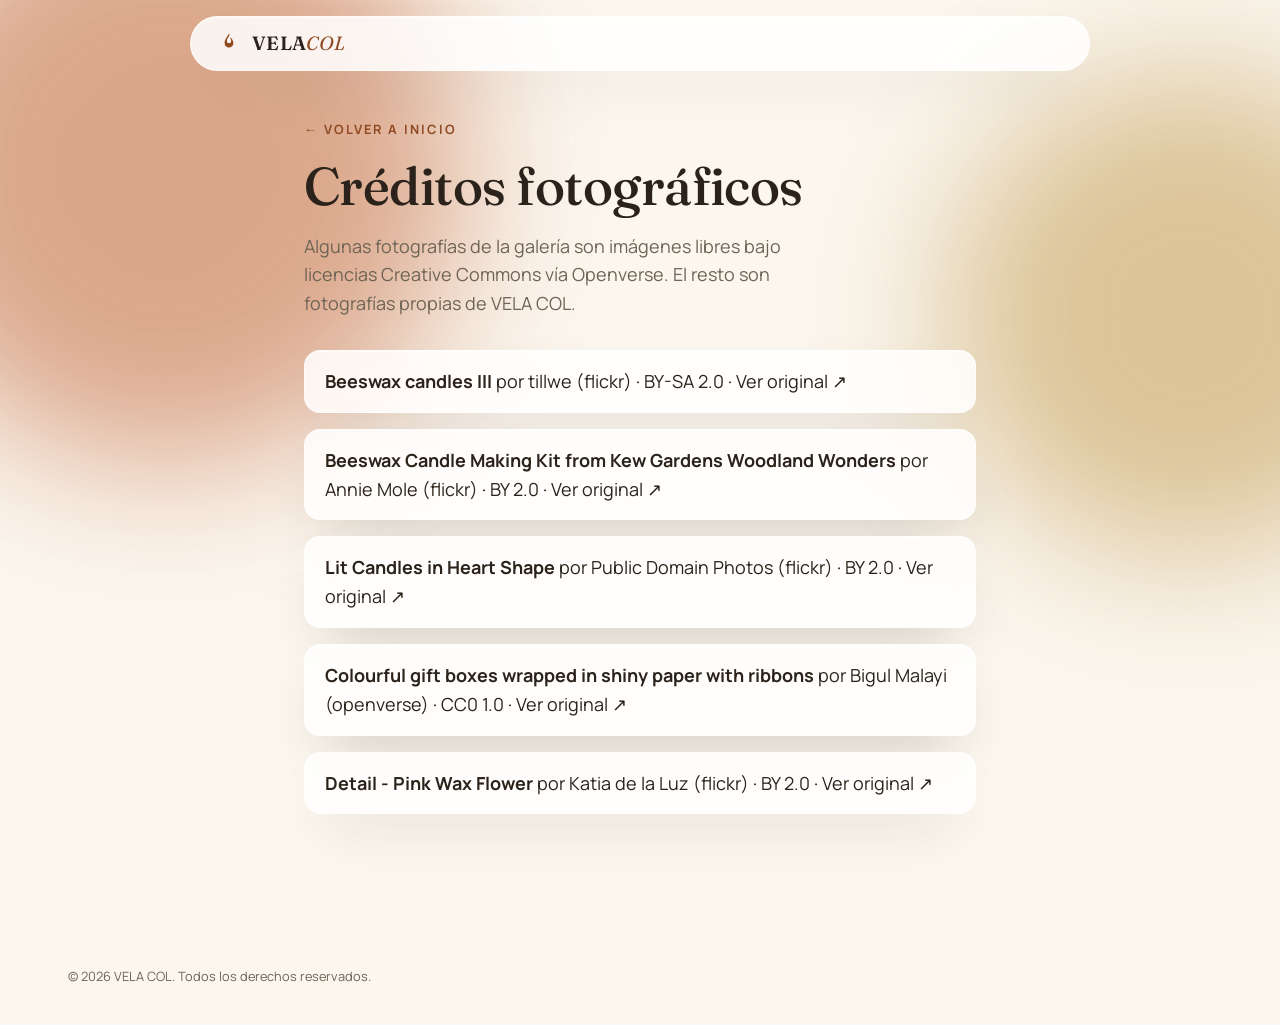
<file: creditos.html>
<!DOCTYPE html>
<html lang="es">
<head>
  <meta charset="UTF-8">
  <meta name="viewport" content="width=device-width, initial-scale=1, viewport-fit=cover">
  <title>Créditos fotográficos · VELA COL</title>
  <meta name="robots" content="noindex">
  <link rel="icon" type="image/svg+xml" href="assets/icons/favicon.svg">
  <link rel="stylesheet" href="css/fonts.css">
  <link rel="stylesheet" href="css/style.css">
</head>
<body class="page-credits">
  <a class="skip-link" href="#main">Saltar al contenido principal</a>
  <div class="mesh-bg" aria-hidden="true">
    <span class="blob blob-1"></span>
    <span class="blob blob-2"></span>
  </div>

  <header class="site-header" style="position: static;">
    <div class="header-inner glass" style="max-width: 900px; margin-inline: auto;">
      <a href="index.html" class="logo" aria-label="VELA COL — Inicio">
        <svg class="logo-mark" viewBox="0 0 64 64" aria-hidden="true">
          <path d="M32 8c4 6-5 10-5 17a5 5 0 0 0 10 0c0-3.6-2.3-5-2.3-8.6C38.4 19 42 24 42 30a10 10 0 0 1-20 0c0-10 6-13.6 10-22Z"/>
        </svg>
        <span class="logo-text">VELA<span class="logo-text-accent">COL</span></span>
      </a>
    </div>
  </header>

  <main id="main" style="max-width: 720px; margin: 3rem auto 6rem; padding-inline: 1.5rem;">
    <p class="eyebrow"><a href="index.html">← Volver a inicio</a></p>
    <h1 class="section-title" style="margin-top: 1rem;">Créditos fotográficos</h1>
    <p class="section-text" style="margin-top: 1rem;">
      Algunas fotografías de la galería son imágenes libres bajo licencias
      Creative Commons vía <a href="https://openverse.org" target="_blank" rel="noopener">Openverse</a>.
      El resto son fotografías propias de VELA COL.
    </p>
    <ul class="credits-list" data-credits style="margin-top: 2rem; display: grid; gap: 1rem; padding: 0; list-style: none;"></ul>
  </main>

  <footer class="site-footer">
    <div class="footer-bottom">
      <div class="container footer-bottom-inner">
        <p>© <span id="year">2026</span> VELA COL. Todos los derechos reservados.</p>
      </div>
    </div>
  </footer>

  <script>
    fetch('assets/credits.json').then(r => r.json()).then(credits => {
      var list = document.querySelector('[data-credits]');
      list.innerHTML = Object.values(credits).map(function (c) {
        return '<li class="glass" style="padding:1rem 1.25rem;border-radius:16px;">' +
          '<strong>' + c.title + '</strong> por ' +
          (c.creator_url ? '<a href="' + c.creator_url + '" target="_blank" rel="noopener">' + c.creator + '</a>' : c.creator) +
          ' (' + c.source + ') · ' +
          '<a href="' + c.license_url + '" target="_blank" rel="noopener">' + c.license.toUpperCase() + ' ' + (c.license_version || '') + '</a> · ' +
          '<a href="' + c.foreign_landing_url + '" target="_blank" rel="noopener">Ver original ↗</a>' +
          '</li>';
      }).join('');
    });
    document.getElementById('year').textContent = new Date().getFullYear();
  </script>
</body>
</html>
</file>
<file: css/fonts.css>
/* Self-hosted variable fonts — Fraunces (display) & Manrope (body) */

@font-face {
  font-family: 'Fraunces';
  font-style: normal;
  font-weight: 300 600;
  font-display: swap;
  src: url('../assets/fonts/fraunces-normal-var.woff2') format('woff2-variations'),
       url('../assets/fonts/fraunces-normal-var.woff2') format('woff2');
}

@font-face {
  font-family: 'Fraunces';
  font-style: italic;
  font-weight: 300 600;
  font-display: swap;
  src: url('../assets/fonts/fraunces-italic-var.woff2') format('woff2-variations'),
       url('../assets/fonts/fraunces-italic-var.woff2') format('woff2');
}

@font-face {
  font-family: 'Manrope';
  font-style: normal;
  font-weight: 400 800;
  font-display: swap;
  src: url('../assets/fonts/manrope-var.woff2') format('woff2-variations'),
       url('../assets/fonts/manrope-var.woff2') format('woff2');
}
</file>
<file: css/style.css>
/* ============================================================
   VELA COL — Design System (Glassmorphism prototype)
   Velas artesanales colombianas · Aromas y recuerdos
   ============================================================ */

:root {
  /* Color */
  --cream: #FBF6EE;
  --cream-2: #F3EBDD;
  --charcoal: #2B231B;
  --charcoal-2: #1C1712;
  --ink: #2B231B;
  --terracotta: #C1673B;
  --terracotta-text: #8F4A22;
  --terracotta-dark: #723A1A;
  --gold: #B5872E;
  --blush: #E7C9B8;
  --plum: #7A3B3B;
  --ivory: #FFFDFA;
  --muted: #6E6455;
  --muted-light: rgba(43, 35, 27, 0.62);
  --line: rgba(43, 35, 27, 0.12);
  --glass-border: rgba(255, 255, 255, 0.55);

  /* Glass surface — kept fairly opaque (0.85+) so text stays readable even
     when a saturated blob drifts behind it; see contrast audit in review. */
  --glass-bg: rgba(255, 255, 255, 0.85);
  --glass-bg-strong: rgba(255, 255, 255, 0.92);
  --glass-blur: 26px;

  /* Type */
  --font-display: 'Fraunces', Georgia, serif;
  --font-body: 'Manrope', -apple-system, BlinkMacSystemFont, 'Segoe UI', sans-serif;

  /* Fluid scale */
  --fs-hero: clamp(2.4rem, 5vw + 1rem, 5.4rem);
  --fs-h2: clamp(2rem, 3.4vw + 0.6rem, 3.6rem);
  --fs-h3: clamp(1.25rem, 1.1vw + 0.9rem, 1.6rem);
  --fs-body: clamp(1rem, 0.3vw + 0.9rem, 1.125rem);

  /* Motion */
  --ease: cubic-bezier(.22,1,.36,1);
  --dur-fast: 220ms;
  --dur-med: 480ms;

  /* Layout */
  --container-w: 1240px;
  --radius-sm: 12px;
  --radius-md: 22px;
  --radius-lg: 32px;
  --header-h: 88px;

  color-scheme: light;
}

/* ---------- Reset ---------- */
*, *::before, *::after { box-sizing: border-box; }
html { scroll-behavior: auto; }
body, h1, h2, h3, p, figure, blockquote, ul { margin: 0; }
ul { padding: 0; list-style: none; }
img { max-width: 100%; display: block; }
a { color: inherit; text-decoration: none; }
button { font: inherit; color: inherit; background: none; border: 0; cursor: pointer; padding: 0; }
svg { width: 1em; height: 1em; fill: currentColor; stroke: none; }

html, body { overflow-x: clip; overflow-anchor: none; }

body {
  font-family: var(--font-body);
  font-size: var(--fs-body);
  line-height: 1.6;
  color: var(--ink);
  background: var(--cream);
  -webkit-font-smoothing: antialiased;
  position: relative;
}

::selection { background: var(--terracotta); color: var(--ivory); }

a:focus-visible, button:focus-visible, input:focus-visible {
  outline: 2px solid var(--terracotta-text);
  outline-offset: 3px;
  border-radius: 4px;
}

.skip-link {
  position: fixed;
  left: 1rem;
  top: -60px;
  background: var(--charcoal);
  color: var(--ivory);
  padding: .75rem 1.25rem;
  border-radius: var(--radius-sm);
  z-index: 999;
  transition: top var(--dur-fast) var(--ease);
}
.skip-link:focus { top: 1rem; }

/* ============================================================
   MESH BACKGROUND — fixed, drifting gradient blobs behind glass
   ============================================================ */
.mesh-bg {
  position: fixed;
  inset: 0;
  z-index: -2;
  overflow: hidden;
  background: var(--cream);
}
.blob {
  position: absolute;
  border-radius: 50%;
  filter: blur(70px);
  opacity: .55;
  will-change: transform;
}
.blob-1 { width: 46vw; height: 46vw; background: var(--terracotta); top: -14%; left: -10%; animation: driftA 26s ease-in-out infinite; }
.blob-2 { width: 38vw; height: 38vw; background: var(--gold); top: 8%; right: -12%; opacity: .45; animation: driftB 32s ease-in-out infinite; }
.blob-3 { width: 42vw; height: 42vw; background: var(--blush); top: 46%; left: 22%; opacity: .5; animation: driftC 28s ease-in-out infinite; }
.blob-4 { width: 34vw; height: 34vw; background: var(--plum); bottom: -10%; right: 6%; opacity: .28; animation: driftA 34s ease-in-out infinite reverse; }
.blob-5 { width: 30vw; height: 30vw; background: var(--terracotta); bottom: 4%; left: -8%; opacity: .32; animation: driftB 24s ease-in-out infinite reverse; }

/* Hero entrance — pure CSS, runs once on load, can never get stuck
   invisible the way a JS-driven tween could if a timeline stalls. */
@keyframes heroFadeSlideDown {
  from { opacity: 0; transform: translateY(-24px); }
  to   { opacity: 1; transform: translateY(0); }
}
@keyframes heroFadeSlideUp {
  from { opacity: 0; transform: translateY(24px); }
  to   { opacity: 1; transform: translateY(0); }
}
@keyframes heroFadeScaleIn {
  from { opacity: 0; transform: translateY(40px) scale(0.94); }
  to   { opacity: 1; transform: translateY(0) scale(1); }
}
@keyframes heroChipPop {
  from { opacity: 0; transform: scale(0.7); }
  to   { opacity: 1; transform: scale(1); }
}
@keyframes heroFadeIn {
  from { opacity: 0; }
  to   { opacity: 1; }
}

@keyframes driftA {
  0%, 100% { transform: translate(0, 0) scale(1); }
  50% { transform: translate(4vw, 3vw) scale(1.08); }
}
@keyframes driftB {
  0%, 100% { transform: translate(0, 0) scale(1); }
  50% { transform: translate(-3vw, 4vw) scale(0.95); }
}
@keyframes driftC {
  0%, 100% { transform: translate(0, 0) scale(1); }
  50% { transform: translate(3vw, -3vw) scale(1.05); }
}

/* ---------- Grain overlay ---------- */
.grain {
  position: fixed;
  inset: 0;
  z-index: 500;
  pointer-events: none;
  opacity: .02;
  mix-blend-mode: overlay;
  background-image: url("data:image/svg+xml,%3Csvg xmlns='http://www.w3.org/2000/svg' width='120' height='120'%3E%3Cfilter id='n'%3E%3CfeTurbulence type='fractalNoise' baseFrequency='0.85' numOctaves='2' stitchTiles='stitch'/%3E%3C/filter%3E%3Crect width='100%25' height='100%25' filter='url(%23n)'/%3E%3C/svg%3E");
}

/* ---------- Layout utilities ---------- */
.container {
  max-width: var(--container-w);
  margin-inline: auto;
  padding-inline: clamp(1.25rem, 4vw, 3rem);
}

.section { padding-block: clamp(3rem, 6vw, 5.5rem); position: relative; }

.eyebrow {
  font-family: var(--font-body);
  font-size: .8rem;
  font-weight: 700;
  letter-spacing: .16em;
  text-transform: uppercase;
  color: var(--terracotta-text);
  margin-bottom: 1.1rem;
}

.section-title {
  font-family: var(--font-display);
  font-weight: 500;
  font-size: var(--fs-h2);
  line-height: 1.1;
  letter-spacing: -0.01em;
  color: var(--charcoal);
}
.section-title em { font-style: italic; color: var(--terracotta-text); font-weight: 400; }

.section-text {
  margin-top: 1.25rem;
  max-width: 46ch;
  color: var(--muted);
  font-size: var(--fs-body);
}

.section-note {
  margin-top: .6rem;
  font-size: .8rem;
  color: var(--muted);
  font-style: italic;
}

.section-head { margin-bottom: clamp(1.75rem, 3.5vw, 2.75rem); max-width: 640px; }

/* ============================================================
   GLASSMORPHISM — core surface treatment
   ============================================================ */
.glass {
  background: var(--glass-bg);
  backdrop-filter: blur(var(--glass-blur)) saturate(180%);
  -webkit-backdrop-filter: blur(var(--glass-blur)) saturate(180%);
  border: 1px solid var(--glass-border);
  border-radius: var(--radius-lg);
  box-shadow:
    0 24px 60px -24px rgba(43, 35, 27, .28),
    inset 0 1px 0 rgba(255, 255, 255, .6);
}

/* ---------- Buttons ---------- */
.btn {
  --btn-bg: var(--charcoal);
  --btn-fg: var(--ivory);
  display: inline-flex;
  align-items: center;
  gap: .6rem;
  padding: 1rem 1.75rem;
  border-radius: 999px;
  font-weight: 700;
  font-size: .95rem;
  background: var(--btn-bg);
  color: var(--btn-fg);
  white-space: nowrap;
  position: relative;
  isolation: isolate;
  overflow: hidden;
  transition: transform var(--dur-fast) var(--ease), box-shadow var(--dur-fast) var(--ease);
  cursor: pointer;
}
.btn svg { width: 1.15em; height: 1.15em; flex-shrink: 0; }
.btn:hover { box-shadow: 0 14px 34px -10px rgba(43,35,27,.4); }

.btn-primary { --btn-bg: var(--terracotta-text); --btn-fg: var(--ivory); }
.btn-primary::after {
  content: "";
  position: absolute; inset: 0;
  background: var(--terracotta-dark);
  z-index: -1;
  transform: scaleX(0);
  transform-origin: left;
  transition: transform var(--dur-med) var(--ease);
}
.btn-primary:hover::after { transform: scaleX(1); }

.btn-ghost {
  --btn-bg: rgba(255,255,255,.4);
  --btn-fg: var(--charcoal);
  border: 1px solid rgba(255,255,255,.7);
  backdrop-filter: blur(10px);
}
.btn-ghost:hover { background: rgba(255,255,255,.6); }

.btn-small { padding: .7rem 1.3rem; font-size: .85rem; }
.btn-large { padding: 1.25rem 2.25rem; font-size: 1.05rem; }

/* ============================================================
   HEADER — floating glass bar
   ============================================================ */
.site-header {
  position: fixed;
  top: 0; left: 0; right: 0;
  z-index: 300;
  padding: 1rem clamp(1rem, 3vw, 2rem) 0;
  animation: heroFadeSlideDown .6s var(--ease) both;
}

.header-inner {
  width: 100%;
  max-width: calc(var(--container-w) + 2rem);
  margin-inline: auto;
  padding: .7rem .9rem .7rem 1.5rem;
  display: flex;
  align-items: center;
  justify-content: space-between;
  gap: 1.5rem;
  border-radius: 999px;
  transition: box-shadow var(--dur-med) var(--ease), background var(--dur-med) var(--ease);
}
.site-header.is-scrolled .header-inner {
  background: var(--glass-bg-strong);
  box-shadow: 0 16px 40px -18px rgba(43,35,27,.32), inset 0 1px 0 rgba(255,255,255,.7);
}

.logo { display: inline-flex; align-items: center; gap: .55rem; }
.logo-mark { width: 28px; height: 28px; color: var(--terracotta-text); }
.logo-text {
  font-family: var(--font-display);
  font-size: 1.2rem;
  font-weight: 600;
  letter-spacing: .02em;
  color: var(--charcoal);
}
.logo-text-accent { color: var(--terracotta-text); font-style: italic; font-weight: 400; }

.main-nav ul { display: flex; gap: 2rem; }
.main-nav a {
  font-size: .9rem;
  font-weight: 600;
  color: var(--muted);
  position: relative;
  padding-block: .3rem;
  transition: color var(--dur-fast) var(--ease);
}
.main-nav a::after {
  content: "";
  position: absolute; left: 0; right: 100%; bottom: -2px;
  height: 1.5px;
  background: currentColor;
  transition: right var(--dur-med) var(--ease);
}
.main-nav a:hover { color: var(--terracotta-text); }
.main-nav a:hover::after { right: 0; }

.header-actions { display: flex; align-items: center; gap: .85rem; }

.nav-toggle {
  display: none;
  width: 44px; height: 44px;
  flex-direction: column;
  align-items: center;
  justify-content: center;
  gap: 5px;
  z-index: 400;
  border-radius: 50%;
}
.nav-toggle span {
  width: 20px; height: 2px;
  background: var(--charcoal);
  border-radius: 2px;
  transition: transform var(--dur-fast) var(--ease), opacity var(--dur-fast) var(--ease);
}
.nav-toggle[aria-expanded="true"] span:nth-child(1) { transform: translateY(7px) rotate(45deg); }
.nav-toggle[aria-expanded="true"] span:nth-child(2) { opacity: 0; }
.nav-toggle[aria-expanded="true"] span:nth-child(3) { transform: translateY(-7px) rotate(-45deg); }

/* ---------- Mobile menu ---------- */
.mobile-menu {
  position: fixed;
  inset: 0;
  background: rgba(251, 246, 238, .92);
  backdrop-filter: blur(30px) saturate(160%);
  z-index: 350;
  display: flex;
  flex-direction: column;
  justify-content: center;
  padding: clamp(2rem, 8vw, 4rem);
  clip-path: circle(0% at calc(100% - 44px) 44px);
  transition: clip-path .6s var(--ease);
}
.mobile-menu.is-open { clip-path: circle(150% at calc(100% - 44px) 44px); }
.mobile-menu nav ul { display: flex; flex-direction: column; gap: 1.1rem; }
.mobile-menu nav a {
  font-family: var(--font-display);
  font-size: clamp(2rem, 8vw, 3rem);
  color: var(--charcoal);
  font-weight: 500;
}
.mobile-menu-footer {
  display: flex;
  gap: 2rem;
  margin-top: 3rem;
  padding-top: 1.5rem;
  border-top: 1px solid var(--line);
}
.mobile-menu-footer a { color: var(--terracotta-text); font-weight: 700; }

/* ============================================================
   HERO
   ============================================================ */
.hero {
  position: relative;
  min-height: 100svh;
  display: flex;
  align-items: center;
  padding-top: var(--header-h);
  overflow: hidden;
}

.hero-video-wrap {
  position: absolute;
  inset: 0;
  z-index: 0;
  overflow: hidden;
}
.hero-video {
  width: 100%;
  height: 100%;
  object-fit: cover;
  object-position: center;
}
.hero-video-overlay {
  position: absolute;
  inset: 0;
  background: linear-gradient(180deg,
    rgba(251, 246, 238, .3) 0%,
    rgba(251, 246, 238, .5) 55%,
    rgba(251, 246, 238, .72) 100%);
}

.video-toggle {
  position: absolute;
  bottom: -1rem;
  right: -1rem;
  z-index: 2;
  width: 44px;
  height: 44px;
  border-radius: 50%;
  display: flex;
  align-items: center;
  justify-content: center;
  color: var(--charcoal);
  animation: heroChipPop .5s var(--ease) .75s both;
  transition: background var(--dur-fast) var(--ease), transform var(--dur-fast) var(--ease);
}
.video-toggle:hover { background: var(--glass-bg-strong); transform: translateY(-2px); }
.video-toggle svg { width: 16px; height: 16px; }

.hero-inner {
  position: relative;
  z-index: 2;
  width: 100%;
  max-width: var(--container-w);
  margin-inline: auto;
  padding: clamp(2rem, 6vw, 4rem) clamp(1.25rem, 4vw, 3rem);
  display: grid;
  grid-template-columns: 1.05fr .95fr;
  gap: clamp(2rem, 5vw, 4rem);
  align-items: center;
}

.hero-content {
  padding: clamp(2rem, 3.5vw, 3rem);
}

.eyebrow[data-hero-anim] { color: var(--terracotta-text); animation: heroFadeSlideUp .6s var(--ease) .1s both; }

.hero-title {
  font-family: var(--font-display);
  font-weight: 500;
  font-size: var(--fs-hero);
  line-height: 1.04;
  letter-spacing: -0.015em;
  color: var(--charcoal);
}
.hero-title .line { display: block; overflow: hidden; animation: heroFadeSlideUp .7s var(--ease) .18s both; }
.hero-title .line:nth-child(2) { animation-delay: .28s; }
.hero-title em { font-style: italic; color: var(--terracotta-text); font-weight: 400; }

.hero-sub {
  margin-top: 1.6rem;
  max-width: 42ch;
  font-size: clamp(1rem, .3vw + .95rem, 1.15rem);
  color: var(--muted);
  animation: heroFadeSlideUp .6s var(--ease) .4s both;
}

.hero-actions {
  margin-top: 2.25rem;
  display: flex;
  flex-wrap: wrap;
  gap: 1rem;
  animation: heroFadeSlideUp .6s var(--ease) .48s both;
}

.hero-catalogs {
  margin-top: 1.25rem;
  display: flex;
  flex-wrap: wrap;
  align-items: center;
  gap: .6rem 1rem;
  animation: heroFadeSlideUp .6s var(--ease) .54s both;
}
.catalog-pill {
  display: inline-flex;
  align-items: center;
  gap: .4rem;
  padding: .5rem .9rem;
  border-radius: 999px;
  font-size: .78rem;
  font-weight: 700;
  color: var(--terracotta-text);
  background: rgba(193, 103, 59, .12);
  border: 1px solid rgba(193, 103, 59, .35);
  transition: transform var(--dur-fast) var(--ease), background var(--dur-fast) var(--ease);
}
.catalog-pill svg { width: 14px; height: 14px; }
.catalog-pill:hover { transform: translateY(-2px); background: rgba(193, 103, 59, .2); }

.hero-visual { position: relative; animation: heroFadeScaleIn .7s var(--ease) .22s both; }
.hero-visual-frame {
  aspect-ratio: 4/5;
  padding: .6rem;
  transform: rotate(2.5deg);
}
.hero-visual-frame img {
  width: 100%; height: 100%;
  object-fit: cover;
  border-radius: calc(var(--radius-lg) - .5rem);
}
.hero-visual-chip {
  position: absolute;
  padding: 1rem 1.4rem;
  border-radius: var(--radius-md);
  display: flex;
  flex-direction: column;
  gap: .1rem;
}
.hero-visual-chip:not(.hero-visual-chip--tag) {
  bottom: -1.5rem;
  left: -1.5rem;
}
.hero-visual-chip-num {
  font-family: var(--font-display);
  font-size: 1.9rem;
  color: var(--terracotta-text);
  font-weight: 600;
}
.hero-visual-chip-label { font-size: .78rem; color: var(--muted); font-weight: 600; }

.hero-visual-chip--tag {
  top: -1rem;
  right: -1rem;
  flex-direction: row;
  align-items: center;
  gap: .5rem;
  padding: .7rem 1.1rem;
  font-size: .8rem;
  font-weight: 700;
  color: var(--charcoal);
}
.hero-visual-chip--tag svg { width: 18px; height: 18px; color: var(--gold); fill: currentColor; }

.scroll-indicator {
  position: absolute;
  left: 50%;
  bottom: clamp(.25rem, 1vw, .75rem);
  transform: translateX(-50%);
  z-index: 2;
  display: flex;
  flex-direction: column;
  align-items: center;
  gap: .6rem;
  color: var(--muted);
  padding: .85rem .6rem .7rem;
  border-radius: var(--radius-md);
  animation: heroFadeIn .6s var(--ease) .8s both;
}
.scroll-indicator-line {
  width: 1px; height: 44px;
  background: var(--line);
  display: block;
  overflow: hidden;
  position: relative;
}
.scroll-indicator-line span {
  position: absolute;
  top: -100%; left: 0;
  width: 100%; height: 100%;
  background: var(--terracotta-text);
  animation: scrollLine 2.2s var(--ease) infinite;
}
@keyframes scrollLine {
  0% { top: -100%; }
  50% { top: 0; }
  100% { top: 100%; }
}
.scroll-indicator-text {
  font-size: .7rem;
  letter-spacing: .18em;
  text-transform: uppercase;
  font-weight: 600;
}

/* ============================================================
   SOBRE LA MARCA
   ============================================================ */
.brand-grid {
  display: grid;
  grid-template-columns: .85fr 1.15fr;
  gap: clamp(2rem, 5vw, 3.5rem);
  align-items: stretch;
}

.brand-visual-frame {
  overflow: hidden;
  aspect-ratio: 4/5;
  padding: .6rem;
  height: 100%;
}
.brand-visual-frame img { width: 100%; height: 100%; object-fit: cover; border-radius: calc(var(--radius-lg) - .5rem); }

.brand-copy {
  padding: clamp(2rem, 3.5vw, 3rem);
  display: flex;
  flex-direction: column;
  justify-content: center;
}

.brand-stats {
  margin-top: 2.25rem;
  display: flex;
  gap: clamp(1.25rem, 4vw, 2.5rem);
  flex-wrap: wrap;
}
.brand-stat { display: flex; flex-direction: column; }
.brand-stat-num, .brand-stat-plus, .brand-stat-num-static {
  font-family: var(--font-display);
  font-size: 2rem;
  color: var(--charcoal);
  font-weight: 600;
  display: inline-block;
}
.brand-stat-plus { color: var(--terracotta-text); }
.brand-stat-label {
  font-size: .8rem;
  color: var(--muted);
  margin-top: .2rem;
}

/* ============================================================
   PRODUCTOS
   ============================================================ */
.products-grid {
  display: grid;
  grid-template-columns: repeat(4, 1fr);
  gap: 1.5rem;
}

.product-card {
  padding: clamp(1.75rem, 2vw, 2.25rem);
  transform-style: preserve-3d;
  transition: box-shadow var(--dur-med) var(--ease), background var(--dur-med) var(--ease);
}
.product-card:hover { background: var(--glass-bg-strong); }
.product-card-icon {
  width: 56px; height: 56px;
  display: flex; align-items: center; justify-content: center;
  border-radius: 50%;
  background: rgba(255,255,255,.6);
  color: var(--terracotta-text);
  margin-bottom: 1.5rem;
}
.product-card-icon svg { width: 28px; height: 28px; fill: none; stroke: currentColor; stroke-width: 1.6; }
.product-card h3 {
  font-family: var(--font-display);
  font-size: var(--fs-h3);
  font-weight: 500;
  margin-bottom: .6rem;
  color: var(--charcoal);
}
.product-card p { color: var(--muted); font-size: .92rem; margin-bottom: 1.5rem; }
.product-card-link {
  display: inline-flex; align-items: center; gap: .4rem;
  font-weight: 700; font-size: .85rem;
  color: var(--terracotta-text);
}
.product-card-link svg { width: 1.1em; height: 1.1em; fill: none; stroke: currentColor; stroke-width: 2; transition: transform var(--dur-fast) var(--ease); }
.product-card-link:hover svg { transform: translateX(4px); }

/* ============================================================
   BENEFICIOS
   ============================================================ */
.benefits-grid {
  display: grid;
  grid-template-columns: repeat(3, 1fr);
  gap: 1.25rem;
}
.benefit { padding: clamp(1.5rem, 2.2vw, 2rem); }
.benefit svg { width: 34px; height: 34px; fill: none; stroke: var(--terracotta-text); stroke-width: 1.4; margin-bottom: 1.25rem; }
.benefit h3 {
  font-family: var(--font-display);
  font-size: 1.2rem;
  font-weight: 500;
  margin-bottom: .5rem;
  color: var(--charcoal);
}
.benefit p { color: var(--muted); font-size: .9rem; }

/* ============================================================
   GALERÍA
   ============================================================ */
.gallery-grid {
  display: grid;
  grid-template-columns: repeat(4, 1fr);
  grid-auto-rows: 220px;
  gap: 1.25rem;
}
.gallery-item {
  position: relative;
  overflow: hidden;
  padding: .5rem;
  grid-column: span 2;
  grid-row: span 1;
}
.gallery-item--big { grid-column: span 2; grid-row: span 2; }
.gallery-item img {
  width: 100%; height: 100%;
  object-fit: cover;
  border-radius: calc(var(--radius-lg) - .5rem);
  transition: transform .5s var(--ease);
}
.gallery-item:hover img { transform: scale(1.05); }
.gallery-item figcaption {
  position: absolute; left: 1.5rem; bottom: 1.5rem;
  color: var(--ivory);
  font-weight: 600;
  font-size: .9rem;
  z-index: 2;
}
.gallery-item::after {
  content: ""; position: absolute; inset: .5rem;
  border-radius: calc(var(--radius-lg) - .5rem);
  background: linear-gradient(180deg, rgba(0,0,0,0) 55%, rgba(0,0,0,.55) 100%);
  pointer-events: none;
}
/* ============================================================
   TESTIMONIOS
   ============================================================ */
.testimonials-grid {
  display: grid;
  grid-template-columns: repeat(3, 1fr);
  gap: 1.5rem;
}
.testimonial { padding: clamp(1.75rem, 2vw, 2.25rem); }
.testimonial-quote { width: 32px; height: 24px; color: var(--blush); margin-bottom: 1.25rem; }
.testimonial p {
  font-family: var(--font-display);
  font-size: 1.1rem;
  line-height: 1.5;
  color: var(--charcoal);
  margin-bottom: 1.5rem;
}
.testimonial footer { display: flex; align-items: center; gap: .75rem; }
.avatar {
  width: 40px; height: 40px;
  border-radius: 50%;
  background: var(--terracotta-text);
  color: var(--ivory);
  display: flex; align-items: center; justify-content: center;
  font-weight: 700; font-size: .8rem;
  flex-shrink: 0;
}
.testimonial footer cite { display: block; font-style: normal; font-weight: 700; font-size: .9rem; }
.testimonial footer span { font-size: .8rem; color: var(--muted); }

/* ============================================================
   FAQ
   ============================================================ */
.faq-grid {
  display: grid;
  grid-template-columns: .85fr 1.15fr;
  gap: clamp(2.5rem, 6vw, 5rem);
  align-items: start;
}
.faq-head .btn { margin-top: 2rem; }

.accordion { padding: 0 clamp(1.5rem, 2.5vw, 2rem); }
.accordion-item { border-bottom: 1px solid var(--line); }
.accordion-item:last-child { border-bottom: none; }
.accordion-trigger {
  width: 100%;
  display: flex;
  align-items: center;
  justify-content: space-between;
  gap: 1rem;
  padding: 1.5rem 0;
  text-align: left;
  font-family: var(--font-display);
  font-size: 1.1rem;
  font-weight: 500;
  color: var(--charcoal);
}
.accordion-trigger svg { flex-shrink: 0; width: 20px; height: 20px; fill: none; stroke: currentColor; stroke-width: 1.8; color: var(--terracotta-text); transition: transform var(--dur-fast) var(--ease); }
.accordion-trigger[aria-expanded="true"] svg { transform: rotate(180deg); }
.accordion-panel {
  max-height: 0;
  overflow: hidden;
  transition: max-height var(--dur-med) var(--ease);
}
.accordion-panel p { padding-bottom: 1.5rem; color: var(--muted); max-width: 60ch; }

/* ============================================================
   CTA FINAL
   ============================================================ */
.cta-final { text-align: center; }
.cta-final-inner { padding: clamp(3rem, 6vw, 5rem) clamp(1.5rem, 4vw, 3rem); display: flex; flex-direction: column; align-items: center; }
.cta-final-title {
  font-family: var(--font-display);
  font-weight: 500;
  font-size: clamp(2.2rem, 4.5vw, 4rem);
  line-height: 1.08;
  color: var(--charcoal);
}
.cta-final .section-text { text-align: center; margin-inline: auto; }
.cta-final .btn { margin-top: 2.25rem; }

/* ============================================================
   FOOTER
   ============================================================ */
.site-footer { padding-top: 2rem; padding-bottom: clamp(1.5rem, 3vw, 2.5rem); }
.footer-grid {
  display: grid;
  grid-template-columns: 1.4fr 1fr 1fr;
  gap: 2.5rem;
  padding: clamp(2.5rem, 4vw, 3.5rem) clamp(1.75rem, 3vw, 2.5rem);
  margin-inline: clamp(1.25rem, 4vw, 3rem);
}
.footer-brand p { margin-top: 1rem; max-width: 32ch; font-size: .9rem; color: var(--muted); }
.footer-nav h3, .footer-contact h3 {
  color: var(--charcoal);
  font-size: .8rem;
  letter-spacing: .1em;
  text-transform: uppercase;
  margin-bottom: 1.1rem;
}
.footer-nav ul, .footer-contact ul { display: flex; flex-direction: column; gap: .75rem; }
.footer-nav a, .footer-contact a, .footer-location {
  font-size: .92rem;
  color: var(--muted);
  display: inline-flex;
  align-items: center;
  gap: .55rem;
  transition: color var(--dur-fast) var(--ease);
}
.footer-contact svg { width: 18px; height: 18px; fill: none; stroke: currentColor; stroke-width: 1.6; }
.footer-nav a:hover, .footer-contact a:hover { color: var(--terracotta-text); }

.footer-bottom-inner {
  display: flex;
  align-items: center;
  justify-content: space-between;
  padding-top: 1.5rem;
  font-size: .8rem;
  color: var(--muted);
}
.back-to-top {
  width: 44px; height: 44px;
  border-radius: 50%;
  display: flex; align-items: center; justify-content: center;
  color: var(--charcoal);
  transition: background var(--dur-fast) var(--ease), transform var(--dur-fast) var(--ease);
}
.back-to-top svg { width: 18px; height: 18px; fill: none; stroke: currentColor; stroke-width: 1.8; }
.back-to-top:hover { background: var(--glass-bg-strong); transform: translateY(-3px); }

/* ============================================================
   WHATSAPP FLOAT
   ============================================================ */
.whatsapp-float {
  position: fixed;
  right: clamp(1rem, 3vw, 2rem);
  bottom: clamp(1rem, 3vw, 2rem);
  width: 60px; height: 60px;
  border-radius: 50%;
  background: #25D366;
  color: #fff;
  display: flex; align-items: center; justify-content: center;
  z-index: 200;
  box-shadow: 0 12px 30px -8px rgba(37,211,102,.55);
  border: 1px solid rgba(255,255,255,.5);
}
.whatsapp-float svg { width: 30px; height: 30px; }
.whatsapp-float-pulse {
  position: absolute; inset: 0;
  border-radius: 50%;
  background: #25D366;
  z-index: -1;
  animation: wpulse 2.4s ease-out infinite;
}
@keyframes wpulse {
  0% { transform: scale(1); opacity: .55; }
  100% { transform: scale(1.9); opacity: 0; }
}

/* ============================================================
   REVEAL / FLOAT base states (JS adds .is-visible)
   ============================================================ */
/* Content is ALWAYS visible — never gated behind opacity:0 waiting on a
   scroll-triggered class. A JS/ScrollTrigger reveal system hiding real
   content by default is bad for reliability AND for SEO (crawlers should
   see the page exactly as a visitor does, with nothing suppressed pending
   a script). Only a small, purely cosmetic settle-into-place shift remains,
   and it never removes the content from view. */
.js [data-reveal] { transform: translateY(16px); }
.js [data-reveal].is-visible { transform: translateY(0); transition: transform .8s var(--ease); }

[data-float] { animation: heroChipPop .5s var(--ease) .6s both, floatY 5s ease-in-out 1.1s infinite; }
@keyframes floatY { 0%, 100% { transform: translateY(0); } 50% { transform: translateY(-10px); } }
.hero-visual-chip--tag[data-float] { animation-delay: .68s, 1.18s; }

/* ============================================================
   RESPONSIVE
   ============================================================ */
@media (max-width: 1024px) {
  .hero-inner { grid-template-columns: 1fr; }
  .hero-visual { max-width: 420px; margin-inline: auto; order: -1; }
  .brand-grid { grid-template-columns: 1fr; }
  .brand-visual-frame { max-width: 420px; margin-inline: auto; }
  .products-grid { grid-template-columns: repeat(2, 1fr); }
  .benefits-grid { grid-template-columns: repeat(2, 1fr); }
  .testimonials-grid { grid-template-columns: 1fr; }
  .faq-grid { grid-template-columns: 1fr; }
  .footer-grid { grid-template-columns: 1fr 1fr; }
  .gallery-grid { grid-template-columns: repeat(2, 1fr); grid-auto-rows: 200px; }
  .gallery-item, .gallery-item--big { grid-column: span 1; grid-row: span 1; }
  .gallery-item--big { grid-column: span 2; }
}

@media (max-width: 780px) {
  .main-nav { display: none; }
  .nav-toggle { display: flex; }
  .header-actions .btn-small { display: none; }
  .products-grid { grid-template-columns: 1fr; }
  .benefits-grid { grid-template-columns: 1fr; }
  .gallery-grid { grid-template-columns: 1fr; grid-auto-rows: 240px; }
  .gallery-item--big { grid-column: span 1; grid-row: span 1; }
  .footer-grid { grid-template-columns: 1fr; gap: 2rem; margin-inline: 1rem; }
  .hero-actions .btn { flex: 1 1 auto; justify-content: center; }
  .whatsapp-float { width: 54px; height: 54px; }
  .whatsapp-float svg { width: 26px; height: 26px; }
  .hero-content { padding: 1.5rem; }
  .header-inner { padding: .6rem .6rem .6rem 1.1rem; }
}

@media (max-width: 480px) {
  .hero-visual-chip { position: static; margin-top: .75rem; display: inline-flex; }
  .hero-visual-chip--tag { flex-direction: row; }
  .video-toggle { position: static; margin-top: .75rem; }
}

/* Reduced motion */
@media (prefers-reduced-motion: reduce) {
  *, *::before, *::after {
    animation-duration: .001ms !important;
    animation-iteration-count: 1 !important;
    transition-duration: .001ms !important;
    scroll-behavior: auto !important;
  }
  .js [data-reveal] { opacity: 1; transform: none; }
}

/* Fallback for browsers without backdrop-filter support */
@supports not ((backdrop-filter: blur(1px)) or (-webkit-backdrop-filter: blur(1px))) {
  .glass { background: rgba(255, 255, 255, .92); }
}
</file>
